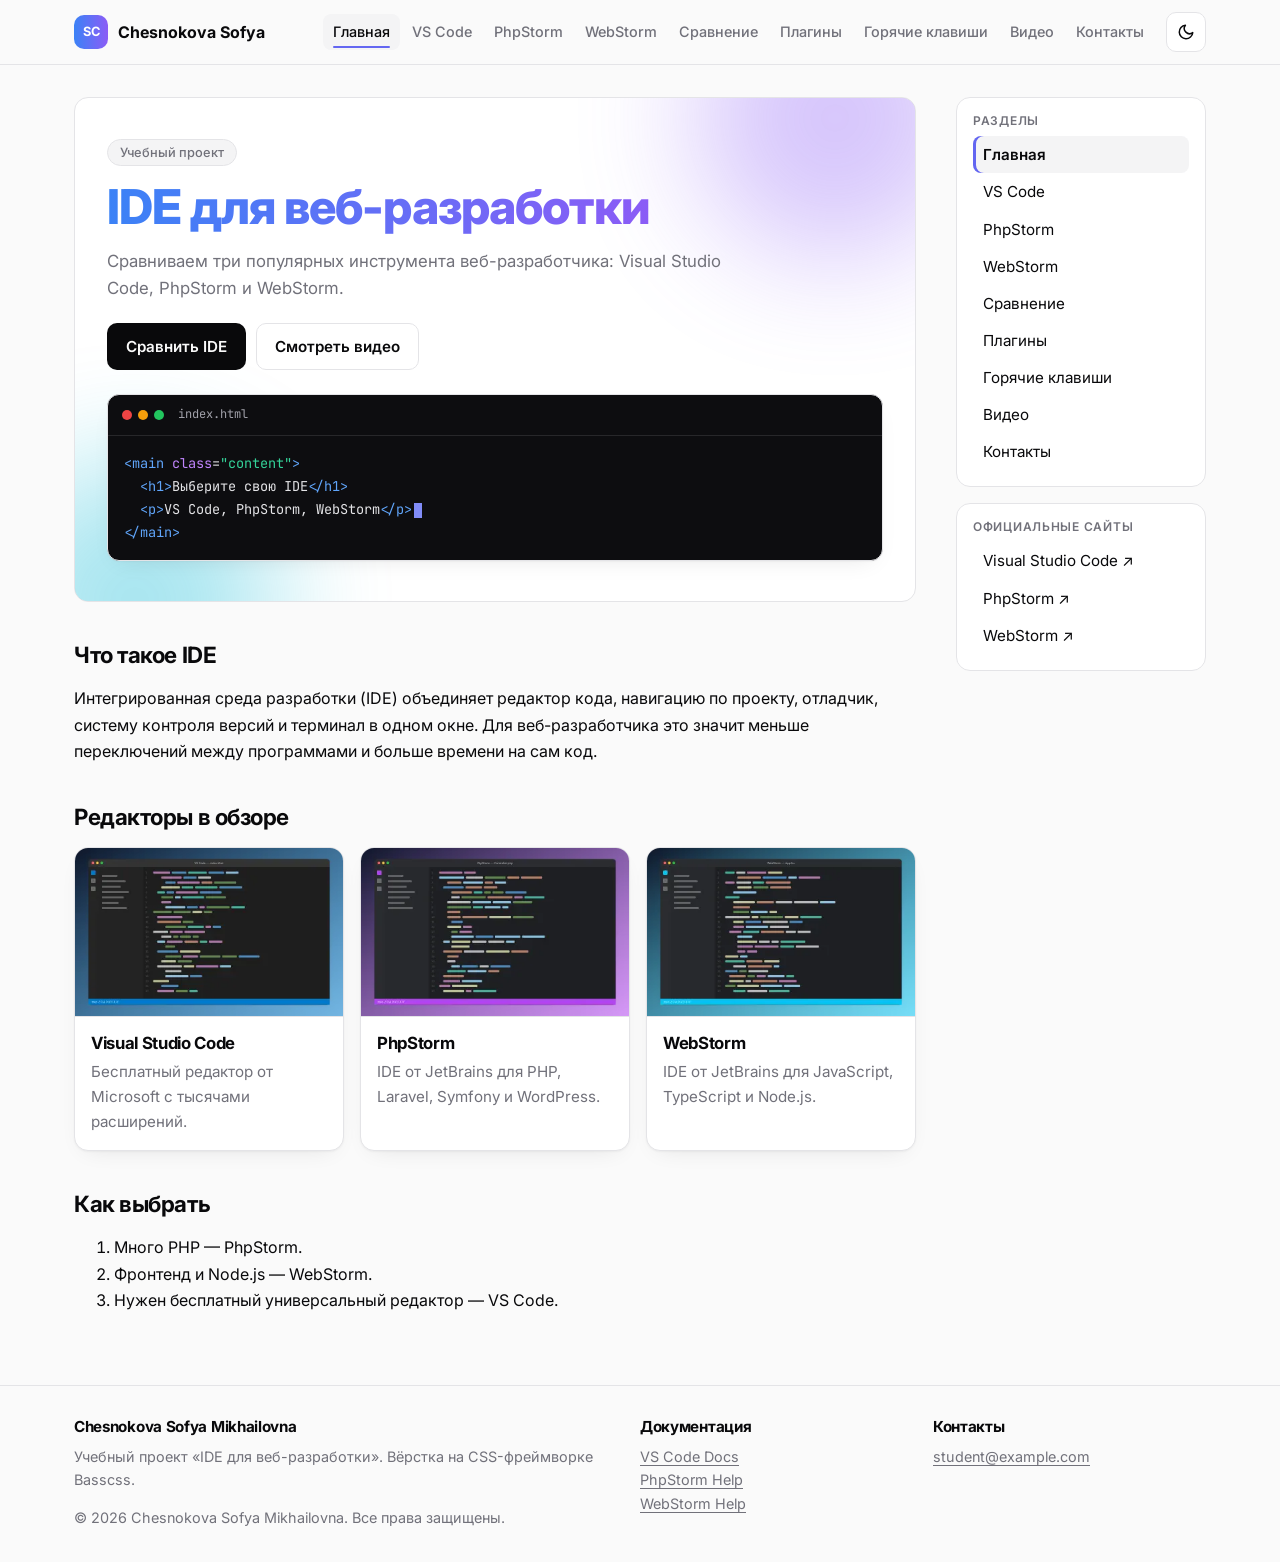
<file: index.html>
<!DOCTYPE html>
<html lang="ru">
<head>
  <meta charset="utf-8">
  <meta name="viewport" content="width=device-width, initial-scale=1">
  <title>IDE для веб-разработки — Chesnokova Sofya Mikhailovna</title>
  <meta name="description" content="Обзор IDE для веб-разработки: Visual Studio Code, PhpStorm и WebStorm.">
  <link rel="icon" href="img/favicon.svg" type="image/svg+xml">
  <link rel="preconnect" href="https://fonts.googleapis.com">
  <link rel="preconnect" href="https://fonts.gstatic.com" crossorigin>
  <link rel="stylesheet" href="https://fonts.googleapis.com/css2?family=Inter:wght@400;500;600;700;800&amp;family=JetBrains+Mono&amp;display=optional">
  <link rel="stylesheet" href="css/basscss.min.css">
  <link rel="stylesheet" href="css/style.min.css">
  <script src="js/theme.min.js"></script>
</head>
<body>
  <header class="header">
    <div class="container header__inner flex flex-wrap items-center">
      <a class="logo" href="index.html">
        <span class="logo__mark" aria-hidden="true">SC</span>
        <span>Chesnokova Sofya</span>
      </a>
      <button class="theme-toggle" type="button" aria-label="Сменить тему" title="Сменить тему">
        <svg class="theme-toggle__moon" width="18" height="18" viewBox="0 0 24 24" fill="none" stroke="currentColor" stroke-width="2" stroke-linecap="round" stroke-linejoin="round" aria-hidden="true"><path d="M21 12.8A9 9 0 1 1 11.2 3a7 7 0 0 0 9.8 9.8z"/></svg>
        <svg class="theme-toggle__sun" width="18" height="18" viewBox="0 0 24 24" fill="none" stroke="currentColor" stroke-width="2" stroke-linecap="round" stroke-linejoin="round" aria-hidden="true"><circle cx="12" cy="12" r="4"/><path d="M12 2v2M12 20v2M4.9 4.9l1.4 1.4M17.7 17.7l1.4 1.4M2 12h2M20 12h2M4.9 19.1l1.4-1.4M17.7 6.3l1.4-1.4"/></svg>
      </button>
      <input class="nav-toggle" id="nav-toggle" type="checkbox">
      <label class="burger" for="nav-toggle">
        <span class="burger__line"></span>
        <span class="burger__line"></span>
        <span class="burger__line"></span>
        <span class="visually-hidden">Меню</span>
      </label>
      <nav class="nav" aria-label="Основное меню">
        <ul class="nav__list">
          <li><a class="nav__link" href="index.html" aria-current="page">Главная</a></li>
          <li><a class="nav__link" href="vscode.html">VS Code</a></li>
          <li><a class="nav__link" href="phpstorm.html">PhpStorm</a></li>
          <li><a class="nav__link" href="webstorm.html">WebStorm</a></li>
          <li><a class="nav__link" href="compare.html">Сравнение</a></li>
          <li><a class="nav__link" href="extensions.html">Плагины</a></li>
          <li><a class="nav__link" href="shortcuts.html">Горячие клавиши</a></li>
          <li><a class="nav__link" href="video.html">Видео</a></li>
          <li><a class="nav__link" href="contacts.html">Контакты</a></li>
        </ul>
      </nav>
    </div>
  </header>

  <div class="container layout">
    <main class="content">
      <section class="intro">
        <span class="intro__badge">Учебный проект</span>
        <h1 class="intro__title"><span class="gradient-text">IDE для веб-разработки</span></h1>
        <p class="intro__lead">Сравниваем три популярных инструмента веб-разработчика: Visual Studio Code, PhpStorm и WebStorm.</p>
        <div class="intro__actions flex flex-wrap">
          <a class="button" href="compare.html">Сравнить IDE</a>
          <a class="button button--ghost" href="video.html">Смотреть видео</a>
        </div>
        <div class="code-window" aria-hidden="true">
          <div class="code-window__bar">
            <span class="code-window__dot"></span>
            <span class="code-window__dot"></span>
            <span class="code-window__dot"></span>
            index.html
          </div>
          <pre class="code-window__code"><span class="code-window__tag">&lt;main</span> <span class="code-window__attr">class</span>=<span class="code-window__str">"content"</span><span class="code-window__tag">&gt;</span>
  <span class="code-window__tag">&lt;h1&gt;</span>Выберите свою IDE<span class="code-window__tag">&lt;/h1&gt;</span>
  <span class="code-window__tag">&lt;p&gt;</span>VS Code, PhpStorm, WebStorm<span class="code-window__tag">&lt;/p&gt;</span><span class="code-window__caret"></span>
<span class="code-window__tag">&lt;/main&gt;</span></pre>
        </div>
      </section>

      <h2>Что такое IDE</h2>
      <p>Интегрированная среда разработки (IDE) объединяет редактор кода, навигацию по проекту, отладчик, систему контроля версий и терминал в одном окне. Для веб-разработчика это значит меньше переключений между программами и больше времени на сам код.</p>

      <h2>Редакторы в обзоре</h2>
      <ul class="cards cards--3">
        <li class="card">
          <div class="card__image">
            <picture>
            <source type="image/webp" srcset="img/vscode-400.webp 400w, img/vscode-800.webp 800w, img/vscode-1200.webp 1200w" sizes="(min-width: 992px) 270px, (min-width: 768px) 35vw, 100vw">
            <img src="img/vscode-800.jpg" srcset="img/vscode-400.jpg 400w, img/vscode-800.jpg 800w, img/vscode-1200.jpg 1200w" sizes="(min-width: 992px) 270px, (min-width: 768px) 35vw, 100vw" width="800" height="500" alt="Окно редактора Visual Studio Code" title="Visual Studio Code" loading="lazy">
          </picture>
          </div>
          <div class="card__body">
            <h3 class="card__title"><a class="card__link" href="vscode.html">Visual Studio Code</a></h3>
            <p class="card__text">Бесплатный редактор от Microsoft с тысячами расширений.</p>
          </div>
        </li>
        <li class="card">
          <div class="card__image">
            <picture>
            <source type="image/webp" srcset="img/phpstorm-400.webp 400w, img/phpstorm-800.webp 800w, img/phpstorm-1200.webp 1200w" sizes="(min-width: 992px) 270px, (min-width: 768px) 35vw, 100vw">
            <img src="img/phpstorm-800.jpg" srcset="img/phpstorm-400.jpg 400w, img/phpstorm-800.jpg 800w, img/phpstorm-1200.jpg 1200w" sizes="(min-width: 992px) 270px, (min-width: 768px) 35vw, 100vw" width="800" height="500" alt="Окно PhpStorm с PHP-файлом" title="PhpStorm" loading="lazy">
          </picture>
          </div>
          <div class="card__body">
            <h3 class="card__title"><a class="card__link" href="phpstorm.html">PhpStorm</a></h3>
            <p class="card__text">IDE от JetBrains для PHP, Laravel, Symfony и WordPress.</p>
          </div>
        </li>
        <li class="card">
          <div class="card__image">
            <picture>
            <source type="image/webp" srcset="img/webstorm-400.webp 400w, img/webstorm-800.webp 800w, img/webstorm-1200.webp 1200w" sizes="(min-width: 992px) 270px, (min-width: 768px) 35vw, 100vw">
            <img src="img/webstorm-800.jpg" srcset="img/webstorm-400.jpg 400w, img/webstorm-800.jpg 800w, img/webstorm-1200.jpg 1200w" sizes="(min-width: 992px) 270px, (min-width: 768px) 35vw, 100vw" width="800" height="500" alt="Окно WebStorm с React-компонентом" title="WebStorm" loading="lazy">
          </picture>
          </div>
          <div class="card__body">
            <h3 class="card__title"><a class="card__link" href="webstorm.html">WebStorm</a></h3>
            <p class="card__text">IDE от JetBrains для JavaScript, TypeScript и Node.js.</p>
          </div>
        </li>
      </ul>

      <h2>Как выбрать</h2>
      <ol>
        <li>Много PHP — PhpStorm.</li>
        <li>Фронтенд и Node.js — WebStorm.</li>
        <li>Нужен бесплатный универсальный редактор — VS Code.</li>
      </ol>
    </main>

    <aside class="sidebar">
      <nav class="sidebar__block" aria-label="Разделы сайта">
        <h2 class="sidebar__title">Разделы</h2>
        <ul class="sidebar__list">
          <li><a class="sidebar__link" href="index.html" aria-current="page">Главная</a></li>
          <li><a class="sidebar__link" href="vscode.html">VS Code</a></li>
          <li><a class="sidebar__link" href="phpstorm.html">PhpStorm</a></li>
          <li><a class="sidebar__link" href="webstorm.html">WebStorm</a></li>
          <li><a class="sidebar__link" href="compare.html">Сравнение</a></li>
          <li><a class="sidebar__link" href="extensions.html">Плагины</a></li>
          <li><a class="sidebar__link" href="shortcuts.html">Горячие клавиши</a></li>
          <li><a class="sidebar__link" href="video.html">Видео</a></li>
          <li><a class="sidebar__link" href="contacts.html">Контакты</a></li>
        </ul>
      </nav>
      <section class="sidebar__block">
        <h2 class="sidebar__title">Официальные сайты</h2>
        <ul class="sidebar__list">
          <li><a class="sidebar__link" href="https://code.visualstudio.com/" target="_blank" rel="noopener">Visual Studio Code ↗</a></li>
          <li><a class="sidebar__link" href="https://www.jetbrains.com/phpstorm/" target="_blank" rel="noopener">PhpStorm ↗</a></li>
          <li><a class="sidebar__link" href="https://www.jetbrains.com/webstorm/" target="_blank" rel="noopener">WebStorm ↗</a></li>
        </ul>
      </section>
    </aside>
  </div>

  <footer class="footer">
    <div class="container footer__grid">
      <div>
        <h2 class="footer__title">Chesnokova Sofya Mikhailovna</h2>
        <p class="m0">Учебный проект «IDE для веб-разработки». Вёрстка на CSS-фреймворке Basscss.</p>
        <p class="mb0">&copy; 2026 Chesnokova Sofya Mikhailovna. Все права защищены.</p>
      </div>
      <div>
        <h2 class="footer__title">Документация</h2>
        <ul class="footer__list">
          <li><a href="https://code.visualstudio.com/docs" target="_blank" rel="noopener">VS Code Docs</a></li>
          <li><a href="https://www.jetbrains.com/help/phpstorm/" target="_blank" rel="noopener">PhpStorm Help</a></li>
          <li><a href="https://www.jetbrains.com/help/webstorm/" target="_blank" rel="noopener">WebStorm Help</a></li>
        </ul>
      </div>
      <div>
        <h2 class="footer__title">Контакты</h2>
        <ul class="footer__list">
          <li><a href="mailto:student@example.com">student@example.com</a></li>
        </ul>
      </div>
    </div>
  </footer>
</body>
</html>
</file>
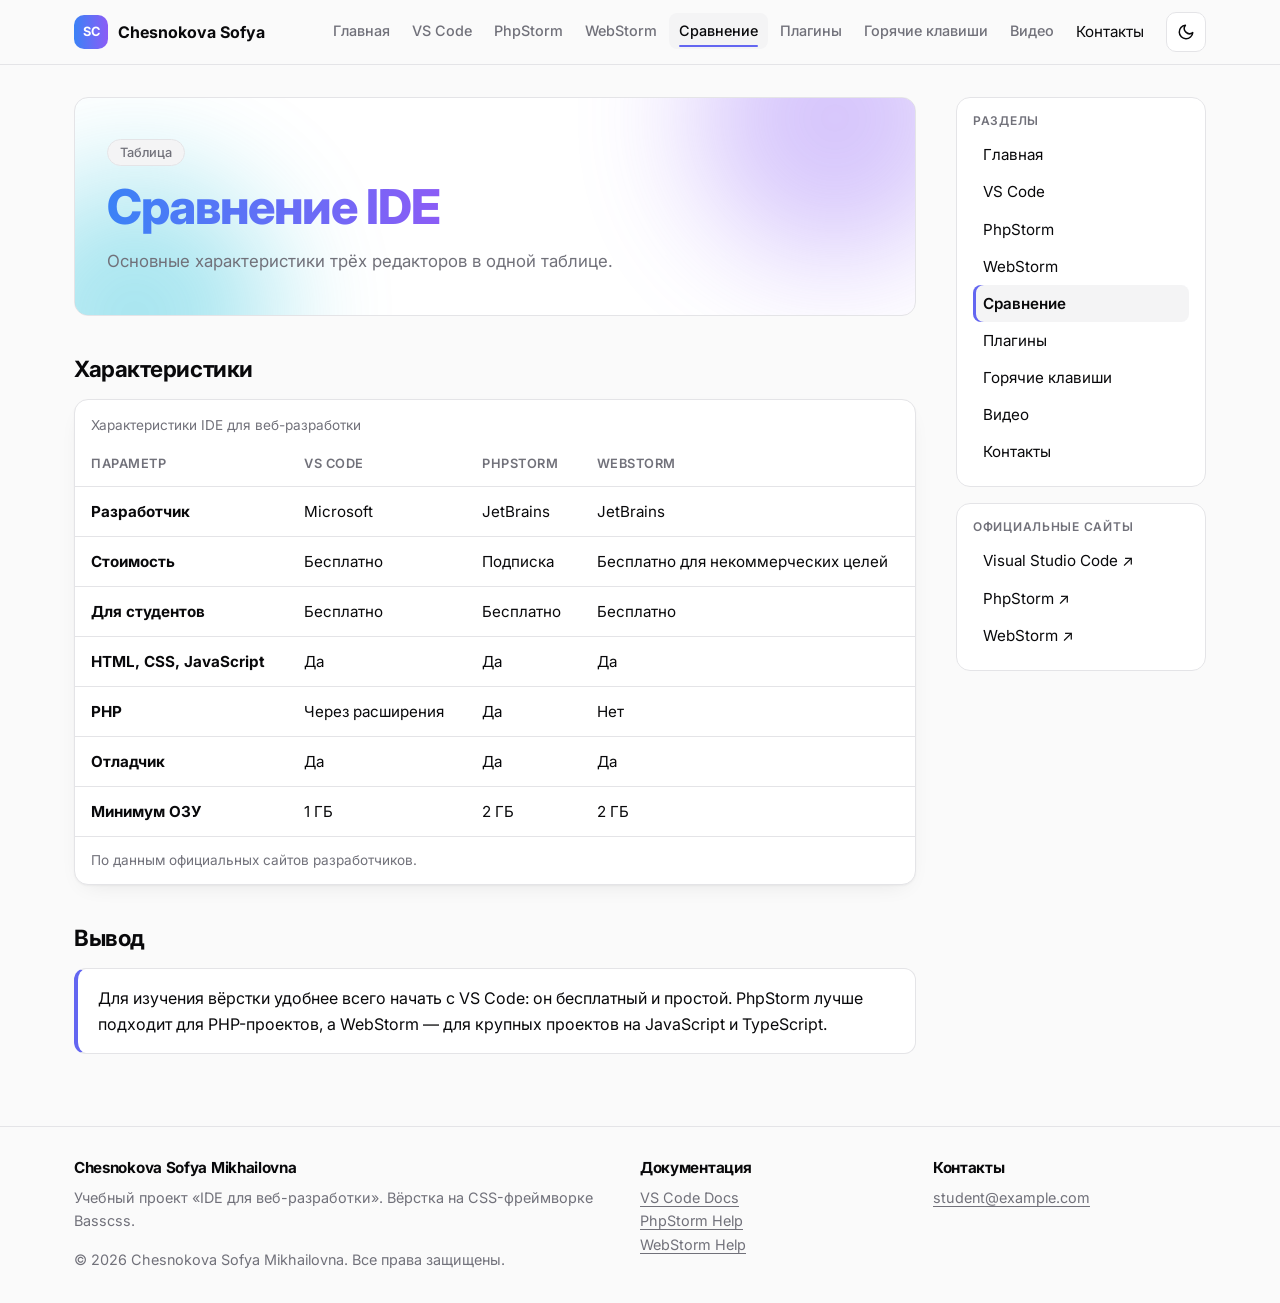
<file: compare.html>
<!DOCTYPE html>
<html lang="ru">
<head>
  <meta charset="utf-8">
  <meta name="viewport" content="width=device-width, initial-scale=1">
  <title>Сравнение IDE — Chesnokova Sofya Mikhailovna</title>
  <meta name="description" content="Сравнительная таблица VS Code, PhpStorm и WebStorm.">
  <link rel="icon" href="img/favicon.svg" type="image/svg+xml">
  <link rel="preconnect" href="https://fonts.googleapis.com">
  <link rel="preconnect" href="https://fonts.gstatic.com" crossorigin>
  <link rel="stylesheet" href="https://fonts.googleapis.com/css2?family=Inter:wght@400;500;600;700;800&amp;family=JetBrains+Mono&amp;display=optional">
  <link rel="stylesheet" href="css/basscss.min.css">
  <link rel="stylesheet" href="css/style.min.css">
  <script src="js/theme.min.js"></script>
</head>
<body>
  <header class="header">
    <div class="container header__inner flex flex-wrap items-center">
      <a class="logo" href="index.html">
        <span class="logo__mark" aria-hidden="true">SC</span>
        <span>Chesnokova Sofya</span>
      </a>
      <button class="theme-toggle" type="button" aria-label="Сменить тему" title="Сменить тему">
        <svg class="theme-toggle__moon" width="18" height="18" viewBox="0 0 24 24" fill="none" stroke="currentColor" stroke-width="2" stroke-linecap="round" stroke-linejoin="round" aria-hidden="true"><path d="M21 12.8A9 9 0 1 1 11.2 3a7 7 0 0 0 9.8 9.8z"/></svg>
        <svg class="theme-toggle__sun" width="18" height="18" viewBox="0 0 24 24" fill="none" stroke="currentColor" stroke-width="2" stroke-linecap="round" stroke-linejoin="round" aria-hidden="true"><circle cx="12" cy="12" r="4"/><path d="M12 2v2M12 20v2M4.9 4.9l1.4 1.4M17.7 17.7l1.4 1.4M2 12h2M20 12h2M4.9 19.1l1.4-1.4M17.7 6.3l1.4-1.4"/></svg>
      </button>
      <input class="nav-toggle" id="nav-toggle" type="checkbox">
      <label class="burger" for="nav-toggle">
        <span class="burger__line"></span>
        <span class="burger__line"></span>
        <span class="burger__line"></span>
        <span class="visually-hidden">Меню</span>
      </label>
      <nav class="nav" aria-label="Основное меню">
        <ul class="nav__list">
          <li><a class="nav__link" href="index.html">Главная</a></li>
          <li><a class="nav__link" href="vscode.html">VS Code</a></li>
          <li><a class="nav__link" href="phpstorm.html">PhpStorm</a></li>
          <li><a class="nav__link" href="webstorm.html">WebStorm</a></li>
          <li><a class="nav__link" href="compare.html" aria-current="page">Сравнение</a></li>
          <li><a class="nav__link" href="extensions.html">Плагины</a></li>
          <li><a class="nav__link" href="shortcuts.html">Горячие клавиши</a></li>
          <li><a class="nav__link" href="video.html">Видео</a></li>
          <li><a class="sidebar__link" href="contacts.html">Контакты</a></li>
        </ul>
      </nav>
    </div>
  </header>

  <div class="container layout">
    <main class="content">
      <section class="intro">
        <span class="intro__badge">Таблица</span>
        <h1 class="intro__title"><span class="gradient-text">Сравнение IDE</span></h1>
        <p class="intro__lead">Основные характеристики трёх редакторов в одной таблице.</p>
      </section>

      <h2>Характеристики</h2>
      <div class="table-wrap">
        <table class="table">
          <caption>Характеристики IDE для веб-разработки</caption>
          <thead>
            <tr>
              <th scope="col">Параметр</th>
              <th scope="col">VS Code</th>
              <th scope="col">PhpStorm</th>
              <th scope="col">WebStorm</th>
            </tr>
          </thead>
          <tbody>
            <tr><th scope="row">Разработчик</th><td>Microsoft</td><td>JetBrains</td><td>JetBrains</td></tr>
            <tr><th scope="row">Стоимость</th><td>Бесплатно</td><td>Подписка</td><td>Бесплатно для некоммерческих целей</td></tr>
            <tr><th scope="row">Для студентов</th><td>Бесплатно</td><td>Бесплатно</td><td>Бесплатно</td></tr>
            <tr><th scope="row">HTML, CSS, JavaScript</th><td>Да</td><td>Да</td><td>Да</td></tr>
            <tr><th scope="row">PHP</th><td>Через расширения</td><td>Да</td><td>Нет</td></tr>
            <tr><th scope="row">Отладчик</th><td>Да</td><td>Да</td><td>Да</td></tr>
            <tr><th scope="row">Минимум ОЗУ</th><td>1 ГБ</td><td>2 ГБ</td><td>2 ГБ</td></tr>
          </tbody>
          <tfoot>
            <tr><td colspan="4">По данным официальных сайтов разработчиков.</td></tr>
          </tfoot>
        </table>
      </div>

      <h2>Вывод</h2>
      <p class="callout">Для изучения вёрстки удобнее всего начать с VS Code: он бесплатный и простой. PhpStorm лучше подходит для PHP-проектов, а WebStorm — для крупных проектов на JavaScript и TypeScript.</p>
    </main>

    <aside class="sidebar">
      <nav class="sidebar__block" aria-label="Разделы сайта">
        <h2 class="sidebar__title">Разделы</h2>
        <ul class="sidebar__list">
          <li><a class="sidebar__link" href="index.html">Главная</a></li>
          <li><a class="sidebar__link" href="vscode.html">VS Code</a></li>
          <li><a class="sidebar__link" href="phpstorm.html">PhpStorm</a></li>
          <li><a class="sidebar__link" href="webstorm.html">WebStorm</a></li>
          <li><a class="sidebar__link" href="compare.html" aria-current="page">Сравнение</a></li>
          <li><a class="sidebar__link" href="extensions.html">Плагины</a></li>
          <li><a class="sidebar__link" href="shortcuts.html">Горячие клавиши</a></li>
          <li><a class="sidebar__link" href="video.html">Видео</a></li>
          <li><a class="sidebar__link" href="contacts.html">Контакты</a></li>
        </ul>
      </nav>
      <section class="sidebar__block">
        <h2 class="sidebar__title">Официальные сайты</h2>
        <ul class="sidebar__list">
          <li><a class="sidebar__link" href="https://code.visualstudio.com/" target="_blank" rel="noopener">Visual Studio Code ↗</a></li>
          <li><a class="sidebar__link" href="https://www.jetbrains.com/phpstorm/" target="_blank" rel="noopener">PhpStorm ↗</a></li>
          <li><a class="sidebar__link" href="https://www.jetbrains.com/webstorm/" target="_blank" rel="noopener">WebStorm ↗</a></li>
        </ul>
      </section>
    </aside>
  </div>

  <footer class="footer">
    <div class="container footer__grid">
      <div>
        <h2 class="footer__title">Chesnokova Sofya Mikhailovna</h2>
        <p class="m0">Учебный проект «IDE для веб-разработки». Вёрстка на CSS-фреймворке Basscss.</p>
        <p class="mb0">&copy; 2026 Chesnokova Sofya Mikhailovna. Все права защищены.</p>
      </div>
      <div>
        <h2 class="footer__title">Документация</h2>
        <ul class="footer__list">
          <li><a href="https://code.visualstudio.com/docs" target="_blank" rel="noopener">VS Code Docs</a></li>
          <li><a href="https://www.jetbrains.com/help/phpstorm/" target="_blank" rel="noopener">PhpStorm Help</a></li>
          <li><a href="https://www.jetbrains.com/help/webstorm/" target="_blank" rel="noopener">WebStorm Help</a></li>
        </ul>
      </div>
      <div>
        <h2 class="footer__title">Контакты</h2>
        <ul class="footer__list">
          <li><a href="mailto:student@example.com">student@example.com</a></li>
        </ul>
      </div>
    </div>
  </footer>
</body>
</html>
</file>
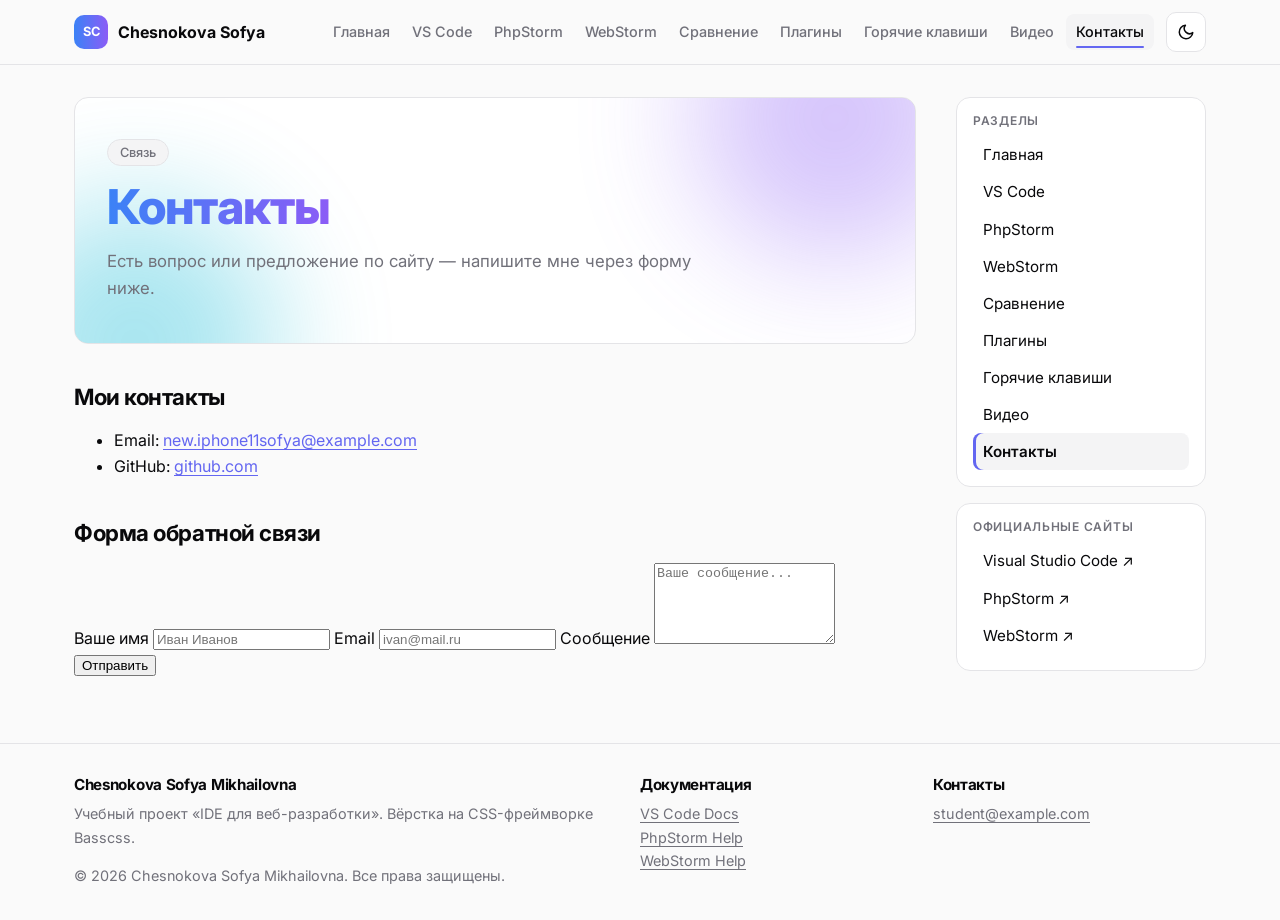
<file: contacts.html>
<!DOCTYPE html>
<html lang="ru">
<head>
  <meta charset="utf-8">
  <meta name="viewport" content="width=device-width, initial-scale=1">
  <title>Контакты - Chesnokova Sofya Mikhailovna</title>
  <meta name="description" content="Контакты и форма обратной связи сайта об IDE для веб-разработки.">
  <link rel="icon" href="img/favicon.svg" type="image/svg+xml">
  <link rel="preconnect" href="https://fonts.googleapis.com">
  <link rel="preconnect" href="https://fonts.gstatic.com" crossorigin>
  <link rel="stylesheet" href="https://fonts.googleapis.com/css2?family=Inter:wght@400;500;600;700;800&amp;family=JetBrains+Mono&amp;display=optional">
  <link rel="stylesheet" href="css/basscss.min.css">
  <link rel="stylesheet" href="css/style.min.css">
  <script src="js/theme.min.js"></script>
</head>
<body>
  <header class="header">
    <div class="container header__inner flex flex-wrap items-center">
      <a class="logo" href="index.html">
        <span class="logo__mark" aria-hidden="true">SC</span>
        <span>Chesnokova Sofya</span>
      </a>
      <button class="theme-toggle" type="button" aria-label="Сменить тему" title="Сменить тему">
        <svg class="theme-toggle__moon" width="18" height="18" viewBox="0 0 24 24" fill="none" stroke="currentColor" stroke-width="2" stroke-linecap="round" stroke-linejoin="round" aria-hidden="true"><path d="M21 12.8A9 9 0 1 1 11.2 3a7 7 0 0 0 9.8 9.8z"/></svg>
        <svg class="theme-toggle__sun" width="18" height="18" viewBox="0 0 24 24" fill="none" stroke="currentColor" stroke-width="2" stroke-linecap="round" stroke-linejoin="round" aria-hidden="true"><circle cx="12" cy="12" r="4"/><path d="M12 2v2M12 20v2M4.9 4.9l1.4 1.4M17.7 17.7l1.4 1.4M2 12h2M20 12h2M4.9 19.1l1.4-1.4M17.7 6.3l1.4-1.4"/></svg>
      </button>
      <input class="nav-toggle" id="nav-toggle" type="checkbox">
      <label class="burger" for="nav-toggle">
        <span class="burger__line"></span>
        <span class="burger__line"></span>
        <span class="burger__line"></span>
        <span class="visually-hidden">Меню</span>
      </label>
      <nav class="nav" aria-label="Основное меню">
        <ul class="nav__list">
          <li><a class="nav__link" href="index.html">Главная</a></li>
          <li><a class="nav__link" href="vscode.html">VS Code</a></li>
          <li><a class="nav__link" href="phpstorm.html">PhpStorm</a></li>
          <li><a class="nav__link" href="webstorm.html">WebStorm</a></li>
          <li><a class="nav__link" href="compare.html">Сравнение</a></li>
          <li><a class="nav__link" href="extensions.html">Плагины</a></li>
          <li><a class="nav__link" href="shortcuts.html">Горячие клавиши</a></li>
          <li><a class="nav__link" href="video.html">Видео</a></li>
          <li><a class="nav__link" href="contacts.html" aria-current="page">Контакты</a></li>
        </ul>
      </nav>
    </div>
  </header>

  <div class="container layout">
    <main class="content">
      <section class="intro">
        <span class="intro__badge">Связь</span>
        <h1 class="intro__title"><span class="gradient-text">Контакты</span></h1>
        <p class="intro__lead">Есть вопрос или предложение по сайту — напишите мне через форму ниже.</p>
      </section>

      <h2>Мои контакты</h2>
      <ul>
        <li>Email: <a href="mailto:studet@example.com">new.iphone11sofya@example.com</a></li>
        <li>GitHub: <a href="https://github.com/" target="_blank" rel="noopener">github.com</a></li>
      </ul>

      <h2>Форма обратной связи</h2>
      <form action="#" method="post">
        <label for="name">Ваше имя</label>
        <input type="text" id="name" name="name" placeholder="Иван Иванов" required>

        <label for="email">Email</label>
        <input type="email" id="email" name="email" placeholder="ivan@mail.ru" required>

        <label for="message">Сообщение</label>
        <textarea id="message" name="message" rows="5" placeholder="Ваше сообщение..." required></textarea>

        <button type="submit">Отправить</button>
      </form>
    </main>

    <aside class="sidebar">
      <nav class="sidebar__block" aria-label="Разделы сайта">
        <h2 class="sidebar__title">Разделы</h2>
        <ul class="sidebar__list">
          <li><a class="sidebar__link" href="index.html">Главная</a></li>
          <li><a class="sidebar__link" href="vscode.html">VS Code</a></li>
          <li><a class="sidebar__link" href="phpstorm.html">PhpStorm</a></li>
          <li><a class="sidebar__link" href="webstorm.html">WebStorm</a></li>
          <li><a class="sidebar__link" href="compare.html">Сравнение</a></li>
          <li><a class="sidebar__link" href="extensions.html">Плагины</a></li>
          <li><a class="sidebar__link" href="shortcuts.html">Горячие клавиши</a></li>
          <li><a class="sidebar__link" href="video.html">Видео</a></li>
          <li><a class="sidebar__link" href="contacts.html" aria-current="page">Контакты</a></li>
        </ul>
      </nav>
      <section class="sidebar__block">
        <h2 class="sidebar__title">Официальные сайты</h2>
        <ul class="sidebar__list">
          <li><a class="sidebar__link" href="https://code.visualstudio.com/" target="_blank" rel="noopener">Visual Studio Code ↗</a></li>
          <li><a class="sidebar__link" href="https://www.jetbrains.com/phpstorm/" target="_blank" rel="noopener">PhpStorm ↗</a></li>
          <li><a class="sidebar__link" href="https://www.jetbrains.com/webstorm/" target="_blank" rel="noopener">WebStorm ↗</a></li>
        </ul>
      </section>
    </aside>
  </div>

  <footer class="footer">
    <div class="container footer__grid">
      <div>
        <h2 class="footer__title">Chesnokova Sofya Mikhailovna</h2>
        <p class="m0">Учебный проект «IDE для веб-разработки». Вёрстка на CSS-фреймворке Basscss.</p>
        <p class="mb0">&copy; 2026 Chesnokova Sofya Mikhailovna. Все права защищены.</p>
      </div>
      <div>
        <h2 class="footer__title">Документация</h2>
        <ul class="footer__list">
          <li><a href="https://code.visualstudio.com/docs" target="_blank" rel="noopener">VS Code Docs</a></li>
          <li><a href="https://www.jetbrains.com/help/phpstorm/" target="_blank" rel="noopener">PhpStorm Help</a></li>
          <li><a href="https://www.jetbrains.com/help/webstorm/" target="_blank" rel="noopener">WebStorm Help</a></li>
        </ul>
      </div>
      <div>
        <h2 class="footer__title">Контакты</h2>
        <ul class="footer__list">
          <li><a href="mailto:student@example.com">student@example.com</a></li>
        </ul>
      </div>
    </div>
  </footer>
</body>
</html>
</file>
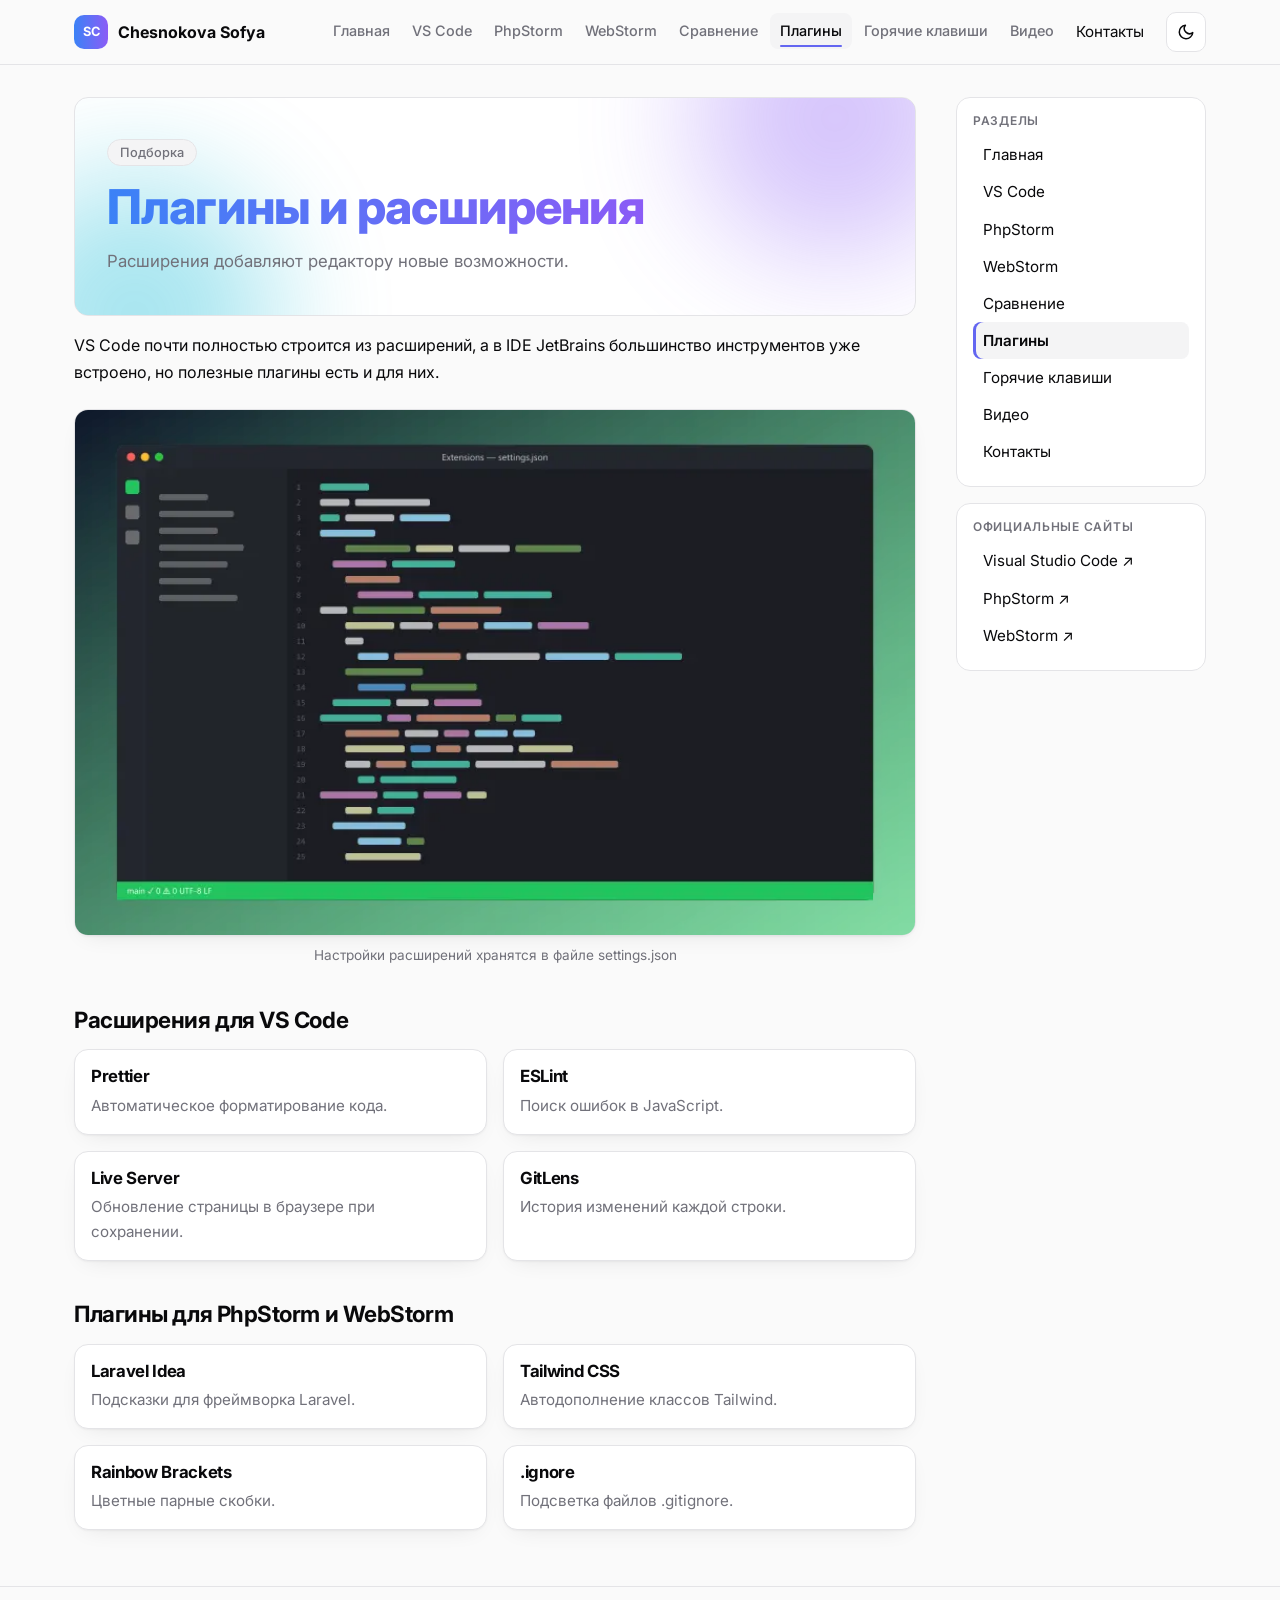
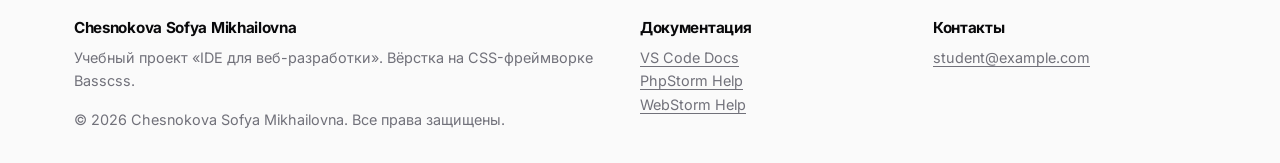
<file: extensions.html>
<!DOCTYPE html>
<html lang="ru">
<head>
  <meta charset="utf-8">
  <meta name="viewport" content="width=device-width, initial-scale=1">
  <title>Плагины и расширения — Chesnokova Sofya Mikhailovna</title>
  <meta name="description" content="Полезные расширения VS Code и плагины для PhpStorm и WebStorm.">
  <link rel="icon" href="img/favicon.svg" type="image/svg+xml">
  <link rel="preconnect" href="https://fonts.googleapis.com">
  <link rel="preconnect" href="https://fonts.gstatic.com" crossorigin>
  <link rel="stylesheet" href="https://fonts.googleapis.com/css2?family=Inter:wght@400;500;600;700;800&amp;family=JetBrains+Mono&amp;display=optional">
  <link rel="stylesheet" href="css/basscss.min.css">
  <link rel="stylesheet" href="css/style.min.css">
  <script src="js/theme.min.js"></script>
</head>
<body>
  <header class="header">
    <div class="container header__inner flex flex-wrap items-center">
      <a class="logo" href="index.html">
        <span class="logo__mark" aria-hidden="true">SC</span>
        <span>Chesnokova Sofya</span>
      </a>
      <button class="theme-toggle" type="button" aria-label="Сменить тему" title="Сменить тему">
        <svg class="theme-toggle__moon" width="18" height="18" viewBox="0 0 24 24" fill="none" stroke="currentColor" stroke-width="2" stroke-linecap="round" stroke-linejoin="round" aria-hidden="true"><path d="M21 12.8A9 9 0 1 1 11.2 3a7 7 0 0 0 9.8 9.8z"/></svg>
        <svg class="theme-toggle__sun" width="18" height="18" viewBox="0 0 24 24" fill="none" stroke="currentColor" stroke-width="2" stroke-linecap="round" stroke-linejoin="round" aria-hidden="true"><circle cx="12" cy="12" r="4"/><path d="M12 2v2M12 20v2M4.9 4.9l1.4 1.4M17.7 17.7l1.4 1.4M2 12h2M20 12h2M4.9 19.1l1.4-1.4M17.7 6.3l1.4-1.4"/></svg>
      </button>
      <input class="nav-toggle" id="nav-toggle" type="checkbox">
      <label class="burger" for="nav-toggle">
        <span class="burger__line"></span>
        <span class="burger__line"></span>
        <span class="burger__line"></span>
        <span class="visually-hidden">Меню</span>
      </label>
      <nav class="nav" aria-label="Основное меню">
        <ul class="nav__list">
          <li><a class="nav__link" href="index.html">Главная</a></li>
          <li><a class="nav__link" href="vscode.html">VS Code</a></li>
          <li><a class="nav__link" href="phpstorm.html">PhpStorm</a></li>
          <li><a class="nav__link" href="webstorm.html">WebStorm</a></li>
          <li><a class="nav__link" href="compare.html">Сравнение</a></li>
          <li><a class="nav__link" href="extensions.html" aria-current="page">Плагины</a></li>
          <li><a class="nav__link" href="shortcuts.html">Горячие клавиши</a></li>
          <li><a class="nav__link" href="video.html">Видео</a></li>
          <li><a class="sidebar__link" href="contacts.html">Контакты</a></li>
        </ul>
      </nav>
    </div>
  </header>

  <div class="container layout">
    <main class="content">
      <section class="intro">
        <span class="intro__badge">Подборка</span>
        <h1 class="intro__title"><span class="gradient-text">Плагины и расширения</span></h1>
        <p class="intro__lead">Расширения добавляют редактору новые возможности.</p>
      </section>

      <p>VS Code почти полностью строится из расширений, а в IDE JetBrains большинство инструментов уже встроено, но полезные плагины есть и для них.</p>
      <figure class="figure">
        <picture>
            <source type="image/webp" srcset="img/plugins-400.webp 400w, img/plugins-800.webp 800w, img/plugins-1200.webp 1200w" sizes="(min-width: 992px) 800px, (min-width: 768px) 65vw, 100vw">
            <img src="img/plugins-800.jpg" srcset="img/plugins-400.jpg 400w, img/plugins-800.jpg 800w, img/plugins-1200.jpg 1200w" sizes="(min-width: 992px) 800px, (min-width: 768px) 65vw, 100vw" width="800" height="500" alt="Файл настроек settings.json с параметрами расширений" title="Настройки расширений хранятся в файле settings.json" loading="lazy">
          </picture>
        <figcaption class="figure__caption">Настройки расширений хранятся в файле settings.json</figcaption>
      </figure>

      <h2>Расширения для VS Code</h2>
      <ul class="cards">
        <li class="card">
          <div class="card__body">
            <h3 class="card__title">Prettier</h3>
            <p class="card__text">Автоматическое форматирование кода.</p>
          </div>
        </li>
        <li class="card">
          <div class="card__body">
            <h3 class="card__title">ESLint</h3>
            <p class="card__text">Поиск ошибок в JavaScript.</p>
          </div>
        </li>
        <li class="card">
          <div class="card__body">
            <h3 class="card__title">Live Server</h3>
            <p class="card__text">Обновление страницы в браузере при сохранении.</p>
          </div>
        </li>
        <li class="card">
          <div class="card__body">
            <h3 class="card__title">GitLens</h3>
            <p class="card__text">История изменений каждой строки.</p>
          </div>
        </li>
      </ul>

      <h2>Плагины для PhpStorm и WebStorm</h2>
      <ul class="cards">
        <li class="card">
          <div class="card__body">
            <h3 class="card__title">Laravel Idea</h3>
            <p class="card__text">Подсказки для фреймворка Laravel.</p>
          </div>
        </li>
        <li class="card">
          <div class="card__body">
            <h3 class="card__title">Tailwind CSS</h3>
            <p class="card__text">Автодополнение классов Tailwind.</p>
          </div>
        </li>
        <li class="card">
          <div class="card__body">
            <h3 class="card__title">Rainbow Brackets</h3>
            <p class="card__text">Цветные парные скобки.</p>
          </div>
        </li>
        <li class="card">
          <div class="card__body">
            <h3 class="card__title">.ignore</h3>
            <p class="card__text">Подсветка файлов .gitignore.</p>
          </div>
        </li>
      </ul>
    </main>

    <aside class="sidebar">
      <nav class="sidebar__block" aria-label="Разделы сайта">
        <h2 class="sidebar__title">Разделы</h2>
        <ul class="sidebar__list">
          <li><a class="sidebar__link" href="index.html">Главная</a></li>
          <li><a class="sidebar__link" href="vscode.html">VS Code</a></li>
          <li><a class="sidebar__link" href="phpstorm.html">PhpStorm</a></li>
          <li><a class="sidebar__link" href="webstorm.html">WebStorm</a></li>
          <li><a class="sidebar__link" href="compare.html">Сравнение</a></li>
          <li><a class="sidebar__link" href="extensions.html" aria-current="page">Плагины</a></li>
          <li><a class="sidebar__link" href="shortcuts.html">Горячие клавиши</a></li>
          <li><a class="sidebar__link" href="video.html">Видео</a></li>
          <li><a class="sidebar__link" href="contacts.html">Контакты</a></li>
        </ul>
      </nav>
      <section class="sidebar__block">
        <h2 class="sidebar__title">Официальные сайты</h2>
        <ul class="sidebar__list">
          <li><a class="sidebar__link" href="https://code.visualstudio.com/" target="_blank" rel="noopener">Visual Studio Code ↗</a></li>
          <li><a class="sidebar__link" href="https://www.jetbrains.com/phpstorm/" target="_blank" rel="noopener">PhpStorm ↗</a></li>
          <li><a class="sidebar__link" href="https://www.jetbrains.com/webstorm/" target="_blank" rel="noopener">WebStorm ↗</a></li>
        </ul>
      </section>
    </aside>
  </div>

  <footer class="footer">
    <div class="container footer__grid">
      <div>
        <h2 class="footer__title">Chesnokova Sofya Mikhailovna</h2>
        <p class="m0">Учебный проект «IDE для веб-разработки». Вёрстка на CSS-фреймворке Basscss.</p>
        <p class="mb0">&copy; 2026 Chesnokova Sofya Mikhailovna. Все права защищены.</p>
      </div>
      <div>
        <h2 class="footer__title">Документация</h2>
        <ul class="footer__list">
          <li><a href="https://code.visualstudio.com/docs" target="_blank" rel="noopener">VS Code Docs</a></li>
          <li><a href="https://www.jetbrains.com/help/phpstorm/" target="_blank" rel="noopener">PhpStorm Help</a></li>
          <li><a href="https://www.jetbrains.com/help/webstorm/" target="_blank" rel="noopener">WebStorm Help</a></li>
        </ul>
      </div>
      <div>
        <h2 class="footer__title">Контакты</h2>
        <ul class="footer__list">
          <li><a href="mailto:student@example.com">student@example.com</a></li>
        </ul>
      </div>
    </div>
  </footer>
</body>
</html>
</file>
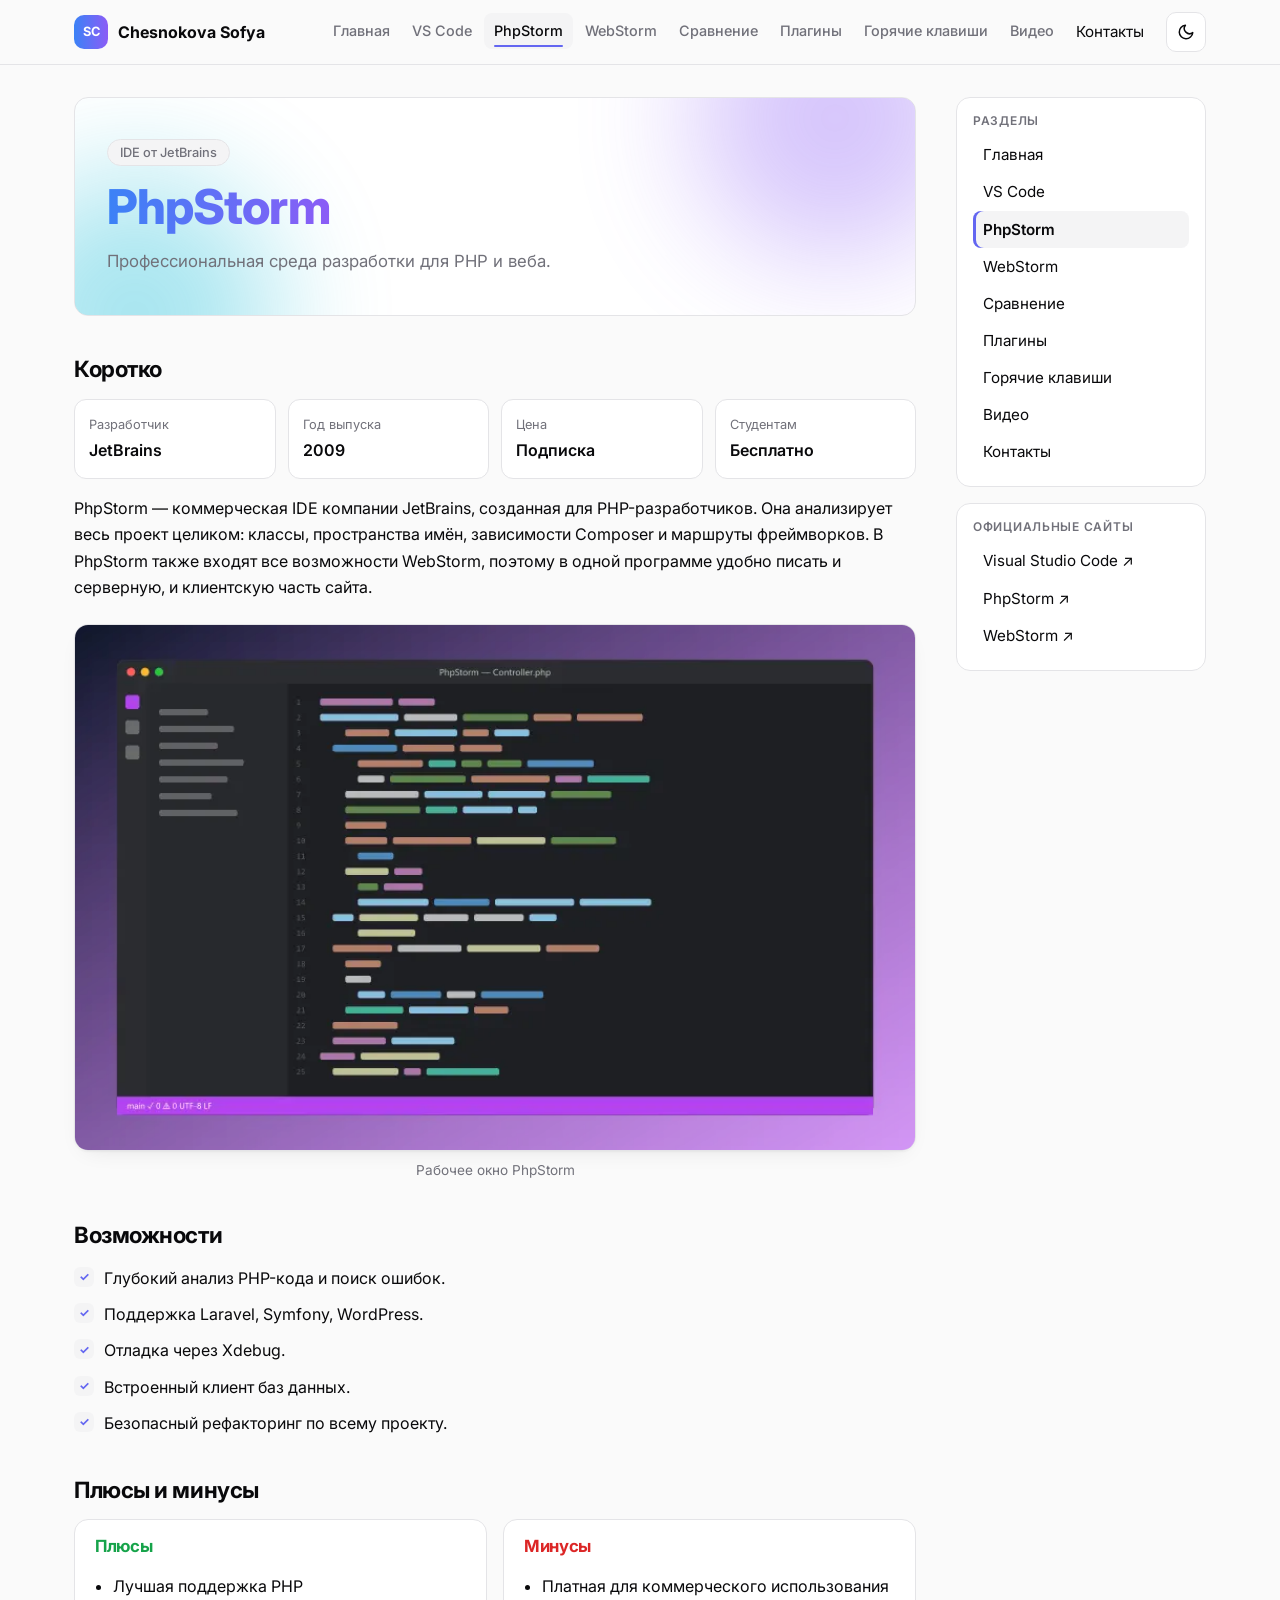
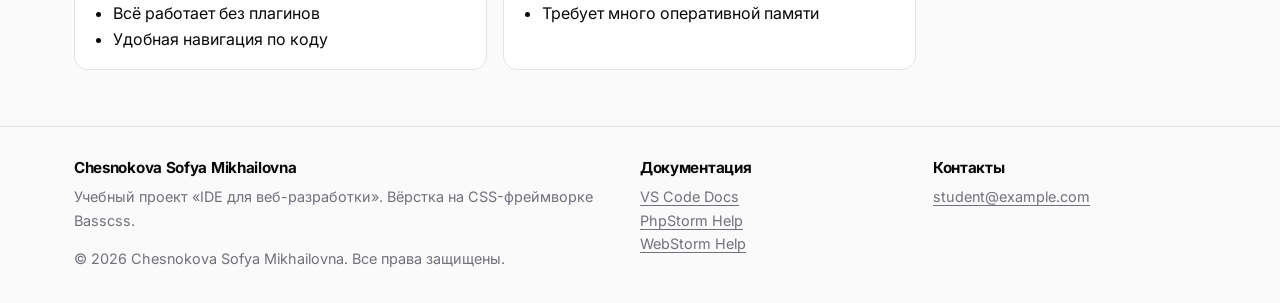
<file: phpstorm.html>
<!DOCTYPE html>
<html lang="ru">
<head>
  <meta charset="utf-8">
  <meta name="viewport" content="width=device-width, initial-scale=1">
  <title>PhpStorm — Chesnokova Sofya Mikhailovna</title>
  <meta name="description" content="PhpStorm: возможности, плюсы и минусы IDE для PHP-разработки.">
  <link rel="icon" href="img/favicon.svg" type="image/svg+xml">
  <link rel="preconnect" href="https://fonts.googleapis.com">
  <link rel="preconnect" href="https://fonts.gstatic.com" crossorigin>
  <link rel="stylesheet" href="https://fonts.googleapis.com/css2?family=Inter:wght@400;500;600;700;800&amp;family=JetBrains+Mono&amp;display=optional">
  <link rel="stylesheet" href="css/basscss.min.css">
  <link rel="stylesheet" href="css/style.min.css">
  <script src="js/theme.min.js"></script>
</head>
<body>
  <header class="header">
    <div class="container header__inner flex flex-wrap items-center">
      <a class="logo" href="index.html">
        <span class="logo__mark" aria-hidden="true">SC</span>
        <span>Chesnokova Sofya</span>
      </a>
      <button class="theme-toggle" type="button" aria-label="Сменить тему" title="Сменить тему">
        <svg class="theme-toggle__moon" width="18" height="18" viewBox="0 0 24 24" fill="none" stroke="currentColor" stroke-width="2" stroke-linecap="round" stroke-linejoin="round" aria-hidden="true"><path d="M21 12.8A9 9 0 1 1 11.2 3a7 7 0 0 0 9.8 9.8z"/></svg>
        <svg class="theme-toggle__sun" width="18" height="18" viewBox="0 0 24 24" fill="none" stroke="currentColor" stroke-width="2" stroke-linecap="round" stroke-linejoin="round" aria-hidden="true"><circle cx="12" cy="12" r="4"/><path d="M12 2v2M12 20v2M4.9 4.9l1.4 1.4M17.7 17.7l1.4 1.4M2 12h2M20 12h2M4.9 19.1l1.4-1.4M17.7 6.3l1.4-1.4"/></svg>
      </button>
      <input class="nav-toggle" id="nav-toggle" type="checkbox">
      <label class="burger" for="nav-toggle">
        <span class="burger__line"></span>
        <span class="burger__line"></span>
        <span class="burger__line"></span>
        <span class="visually-hidden">Меню</span>
      </label>
      <nav class="nav" aria-label="Основное меню">
        <ul class="nav__list">
          <li><a class="nav__link" href="index.html">Главная</a></li>
          <li><a class="nav__link" href="vscode.html">VS Code</a></li>
          <li><a class="nav__link" href="phpstorm.html" aria-current="page">PhpStorm</a></li>
          <li><a class="nav__link" href="webstorm.html">WebStorm</a></li>
          <li><a class="nav__link" href="compare.html">Сравнение</a></li>
          <li><a class="nav__link" href="extensions.html">Плагины</a></li>
          <li><a class="nav__link" href="shortcuts.html">Горячие клавиши</a></li>
          <li><a class="nav__link" href="video.html">Видео</a></li>
          <li><a class="sidebar__link" href="contacts.html">Контакты</a></li>
        </ul>
      </nav>
    </div>
  </header>

  <div class="container layout">
    <main class="content">
      <section class="intro">
        <span class="intro__badge">IDE от JetBrains</span>
        <h1 class="intro__title"><span class="gradient-text">PhpStorm</span></h1>
        <p class="intro__lead">Профессиональная среда разработки для PHP и веба.</p>
      </section>

      <h2>Коротко</h2>
      <dl class="stats">
        <div class="stats__item"><dt class="stats__label">Разработчик</dt><dd class="stats__value">JetBrains</dd></div>
        <div class="stats__item"><dt class="stats__label">Год выпуска</dt><dd class="stats__value">2009</dd></div>
        <div class="stats__item"><dt class="stats__label">Цена</dt><dd class="stats__value">Подписка</dd></div>
        <div class="stats__item"><dt class="stats__label">Студентам</dt><dd class="stats__value">Бесплатно</dd></div>
      </dl>
      <p>PhpStorm — коммерческая IDE компании JetBrains, созданная для PHP-разработчиков. Она анализирует весь проект целиком: классы, пространства имён, зависимости Composer и маршруты фреймворков. В PhpStorm также входят все возможности WebStorm, поэтому в одной программе удобно писать и серверную, и клиентскую часть сайта.</p>
      <figure class="figure">
        <picture>
            <source type="image/webp" srcset="img/phpstorm-400.webp 400w, img/phpstorm-800.webp 800w, img/phpstorm-1200.webp 1200w" sizes="(min-width: 992px) 800px, (min-width: 768px) 65vw, 100vw">
            <img src="img/phpstorm-800.jpg" srcset="img/phpstorm-400.jpg 400w, img/phpstorm-800.jpg 800w, img/phpstorm-1200.jpg 1200w" sizes="(min-width: 992px) 800px, (min-width: 768px) 65vw, 100vw" width="800" height="500" alt="Интерфейс PhpStorm: дерево проекта и PHP-файл" title="Рабочее окно PhpStorm" loading="lazy">
          </picture>
        <figcaption class="figure__caption">Рабочее окно PhpStorm</figcaption>
      </figure>

      <h2>Возможности</h2>
      <ul class="checklist">
        <li>Глубокий анализ PHP-кода и поиск ошибок.</li>
        <li>Поддержка Laravel, Symfony, WordPress.</li>
        <li>Отладка через Xdebug.</li>
        <li>Встроенный клиент баз данных.</li>
        <li>Безопасный рефакторинг по всему проекту.</li>
      </ul>

      <h2>Плюсы и минусы</h2>
      <div class="pros-cons">
        <div class="pros-cons__box pros-cons__box--plus">
          <h3>Плюсы</h3>
          <ul>
            <li>Лучшая поддержка PHP</li>
            <li>Всё работает без плагинов</li>
            <li>Удобная навигация по коду</li>
          </ul>
        </div>
        <div class="pros-cons__box pros-cons__box--minus">
          <h3>Минусы</h3>
          <ul>
            <li>Платная для коммерческого использования</li>
            <li>Требует много оперативной памяти</li>
          </ul>
        </div>
      </div>
    </main>

    <aside class="sidebar">
      <nav class="sidebar__block" aria-label="Разделы сайта">
        <h2 class="sidebar__title">Разделы</h2>
        <ul class="sidebar__list">
          <li><a class="sidebar__link" href="index.html">Главная</a></li>
          <li><a class="sidebar__link" href="vscode.html">VS Code</a></li>
          <li><a class="sidebar__link" href="phpstorm.html" aria-current="page">PhpStorm</a></li>
          <li><a class="sidebar__link" href="webstorm.html">WebStorm</a></li>
          <li><a class="sidebar__link" href="compare.html">Сравнение</a></li>
          <li><a class="sidebar__link" href="extensions.html">Плагины</a></li>
          <li><a class="sidebar__link" href="shortcuts.html">Горячие клавиши</a></li>
          <li><a class="sidebar__link" href="video.html">Видео</a></li>
          <li><a class="sidebar__link" href="contacts.html">Контакты</a></li>
        </ul>
      </nav>
      <section class="sidebar__block">
        <h2 class="sidebar__title">Официальные сайты</h2>
        <ul class="sidebar__list">
          <li><a class="sidebar__link" href="https://code.visualstudio.com/" target="_blank" rel="noopener">Visual Studio Code ↗</a></li>
          <li><a class="sidebar__link" href="https://www.jetbrains.com/phpstorm/" target="_blank" rel="noopener">PhpStorm ↗</a></li>
          <li><a class="sidebar__link" href="https://www.jetbrains.com/webstorm/" target="_blank" rel="noopener">WebStorm ↗</a></li>
        </ul>
      </section>
    </aside>
  </div>

  <footer class="footer">
    <div class="container footer__grid">
      <div>
        <h2 class="footer__title">Chesnokova Sofya Mikhailovna</h2>
        <p class="m0">Учебный проект «IDE для веб-разработки». Вёрстка на CSS-фреймворке Basscss.</p>
        <p class="mb0">&copy; 2026 Chesnokova Sofya Mikhailovna. Все права защищены.</p>
      </div>
      <div>
        <h2 class="footer__title">Документация</h2>
        <ul class="footer__list">
          <li><a href="https://code.visualstudio.com/docs" target="_blank" rel="noopener">VS Code Docs</a></li>
          <li><a href="https://www.jetbrains.com/help/phpstorm/" target="_blank" rel="noopener">PhpStorm Help</a></li>
          <li><a href="https://www.jetbrains.com/help/webstorm/" target="_blank" rel="noopener">WebStorm Help</a></li>
        </ul>
      </div>
      <div>
        <h2 class="footer__title">Контакты</h2>
        <ul class="footer__list">
          <li><a href="mailto:student@example.com">student@example.com</a></li>
        </ul>
      </div>
    </div>
  </footer>
</body>
</html>
</file>
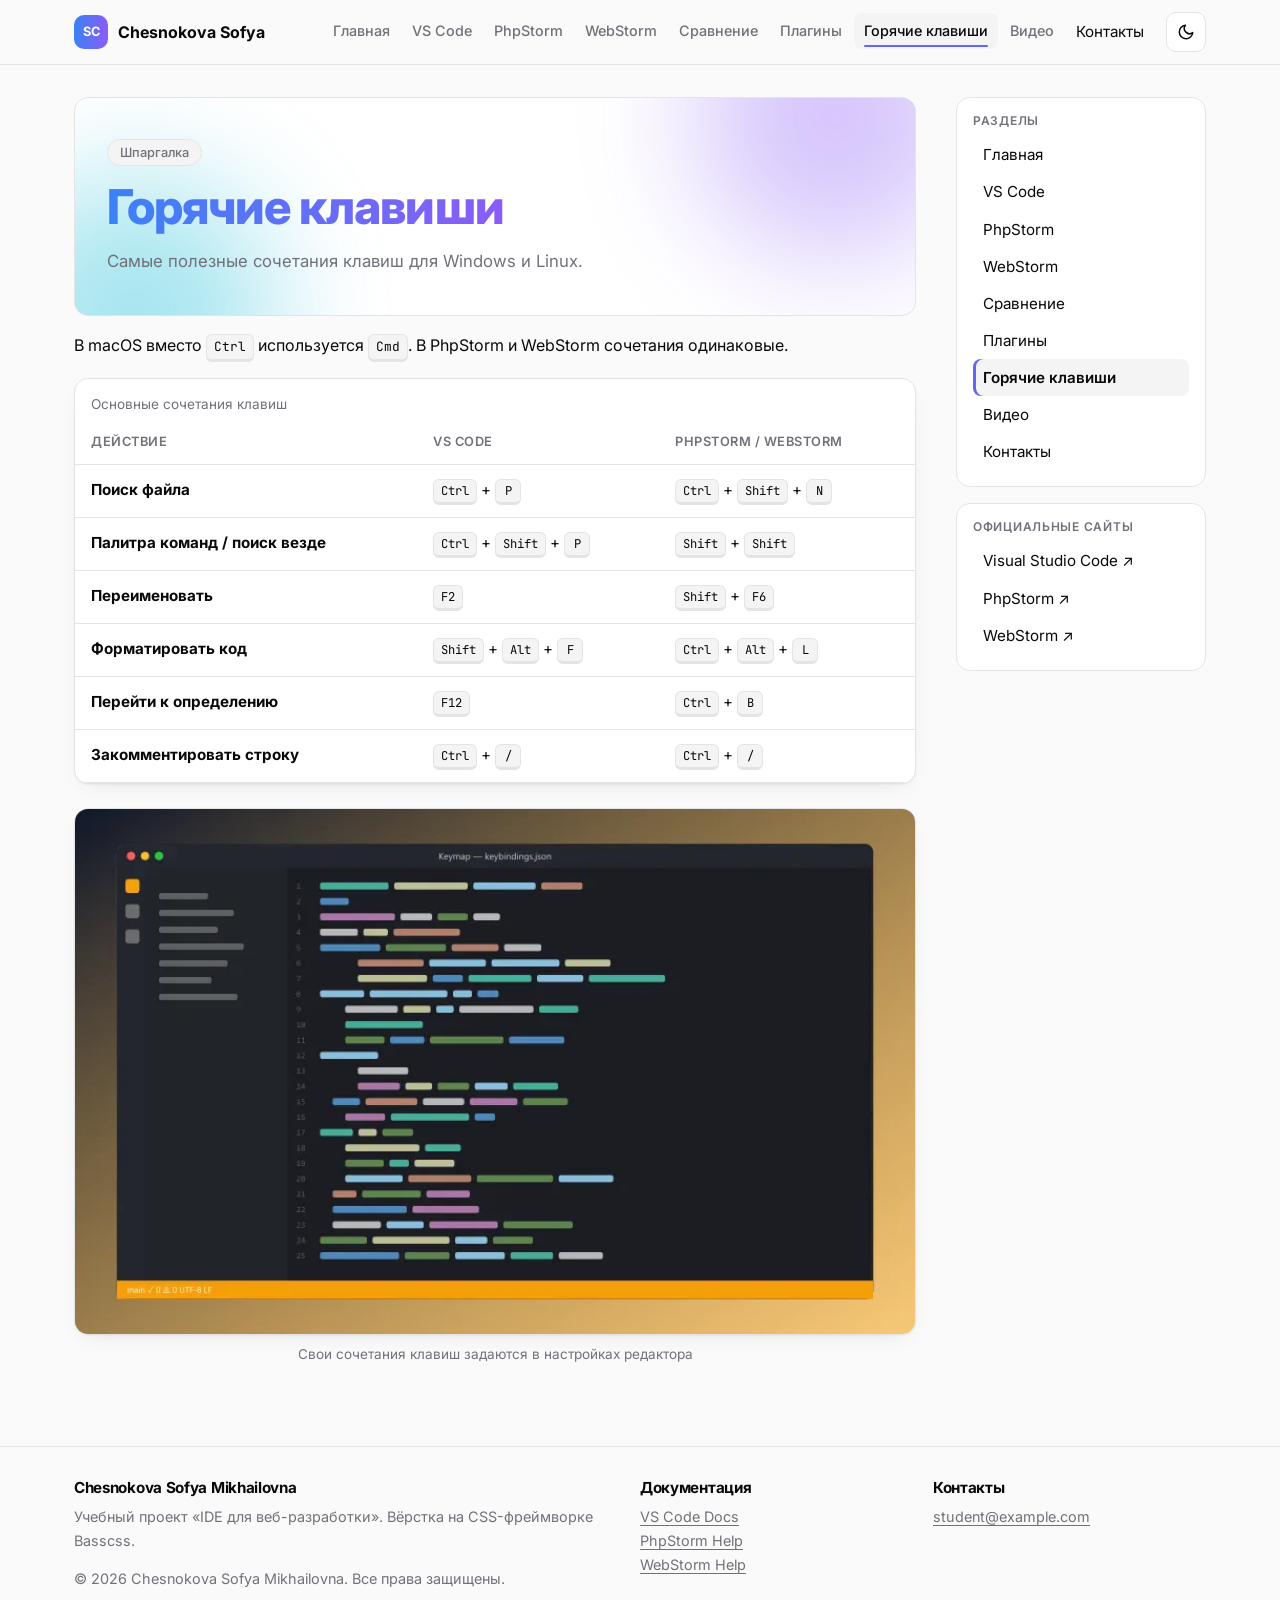
<file: shortcuts.html>
<!DOCTYPE html>
<html lang="ru">
<head>
  <meta charset="utf-8">
  <meta name="viewport" content="width=device-width, initial-scale=1">
  <title>Горячие клавиши — Chesnokova Sofya Mikhailovna</title>
  <meta name="description" content="Таблица горячих клавиш VS Code, PhpStorm и WebStorm.">
  <link rel="icon" href="img/favicon.svg" type="image/svg+xml">
  <link rel="preconnect" href="https://fonts.googleapis.com">
  <link rel="preconnect" href="https://fonts.gstatic.com" crossorigin>
  <link rel="stylesheet" href="https://fonts.googleapis.com/css2?family=Inter:wght@400;500;600;700;800&amp;family=JetBrains+Mono&amp;display=optional">
  <link rel="stylesheet" href="css/basscss.min.css">
  <link rel="stylesheet" href="css/style.min.css">
  <script src="js/theme.min.js"></script>
</head>
<body>
  <header class="header">
    <div class="container header__inner flex flex-wrap items-center">
      <a class="logo" href="index.html">
        <span class="logo__mark" aria-hidden="true">SC</span>
        <span>Chesnokova Sofya</span>
      </a>
      <button class="theme-toggle" type="button" aria-label="Сменить тему" title="Сменить тему">
        <svg class="theme-toggle__moon" width="18" height="18" viewBox="0 0 24 24" fill="none" stroke="currentColor" stroke-width="2" stroke-linecap="round" stroke-linejoin="round" aria-hidden="true"><path d="M21 12.8A9 9 0 1 1 11.2 3a7 7 0 0 0 9.8 9.8z"/></svg>
        <svg class="theme-toggle__sun" width="18" height="18" viewBox="0 0 24 24" fill="none" stroke="currentColor" stroke-width="2" stroke-linecap="round" stroke-linejoin="round" aria-hidden="true"><circle cx="12" cy="12" r="4"/><path d="M12 2v2M12 20v2M4.9 4.9l1.4 1.4M17.7 17.7l1.4 1.4M2 12h2M20 12h2M4.9 19.1l1.4-1.4M17.7 6.3l1.4-1.4"/></svg>
      </button>
      <input class="nav-toggle" id="nav-toggle" type="checkbox">
      <label class="burger" for="nav-toggle">
        <span class="burger__line"></span>
        <span class="burger__line"></span>
        <span class="burger__line"></span>
        <span class="visually-hidden">Меню</span>
      </label>
      <nav class="nav" aria-label="Основное меню">
        <ul class="nav__list">
          <li><a class="nav__link" href="index.html">Главная</a></li>
          <li><a class="nav__link" href="vscode.html">VS Code</a></li>
          <li><a class="nav__link" href="phpstorm.html">PhpStorm</a></li>
          <li><a class="nav__link" href="webstorm.html">WebStorm</a></li>
          <li><a class="nav__link" href="compare.html">Сравнение</a></li>
          <li><a class="nav__link" href="extensions.html">Плагины</a></li>
          <li><a class="nav__link" href="shortcuts.html" aria-current="page">Горячие клавиши</a></li>
          <li><a class="nav__link" href="video.html">Видео</a></li>
          <li><a class="sidebar__link" href="contacts.html">Контакты</a></li>
        </ul>
      </nav>
    </div>
  </header>

  <div class="container layout">
    <main class="content">
      <section class="intro">
        <span class="intro__badge">Шпаргалка</span>
        <h1 class="intro__title"><span class="gradient-text">Горячие клавиши</span></h1>
        <p class="intro__lead">Самые полезные сочетания клавиш для Windows и Linux.</p>
      </section>

      <p>В macOS вместо <kbd>Ctrl</kbd> используется <kbd>Cmd</kbd>. В PhpStorm и WebStorm сочетания одинаковые.</p>
      <div class="table-wrap">
        <table class="table">
          <caption>Основные сочетания клавиш</caption>
          <thead>
            <tr>
              <th scope="col">Действие</th>
              <th scope="col">VS Code</th>
              <th scope="col">PhpStorm / WebStorm</th>
            </tr>
          </thead>
          <tbody>
            <tr><th scope="row">Поиск файла</th><td><kbd>Ctrl</kbd> + <kbd>P</kbd></td><td><kbd>Ctrl</kbd> + <kbd>Shift</kbd> + <kbd>N</kbd></td></tr>
            <tr><th scope="row">Палитра команд / поиск везде</th><td><kbd>Ctrl</kbd> + <kbd>Shift</kbd> + <kbd>P</kbd></td><td><kbd>Shift</kbd> + <kbd>Shift</kbd></td></tr>
            <tr><th scope="row">Переименовать</th><td><kbd>F2</kbd></td><td><kbd>Shift</kbd> + <kbd>F6</kbd></td></tr>
            <tr><th scope="row">Форматировать код</th><td><kbd>Shift</kbd> + <kbd>Alt</kbd> + <kbd>F</kbd></td><td><kbd>Ctrl</kbd> + <kbd>Alt</kbd> + <kbd>L</kbd></td></tr>
            <tr><th scope="row">Перейти к определению</th><td><kbd>F12</kbd></td><td><kbd>Ctrl</kbd> + <kbd>B</kbd></td></tr>
            <tr><th scope="row">Закомментировать строку</th><td><kbd>Ctrl</kbd> + <kbd>/</kbd></td><td><kbd>Ctrl</kbd> + <kbd>/</kbd></td></tr>
          </tbody>
        </table>
      </div>
      <figure class="figure">
        <picture>
            <source type="image/webp" srcset="img/shortcuts-400.webp 400w, img/shortcuts-800.webp 800w, img/shortcuts-1200.webp 1200w" sizes="(min-width: 992px) 800px, (min-width: 768px) 65vw, 100vw">
            <img src="img/shortcuts-800.jpg" srcset="img/shortcuts-400.jpg 400w, img/shortcuts-800.jpg 800w, img/shortcuts-1200.jpg 1200w" sizes="(min-width: 992px) 800px, (min-width: 768px) 65vw, 100vw" width="800" height="500" alt="Файл keybindings.json с настройками клавиш" title="Свои сочетания клавиш задаются в настройках редактора" loading="lazy">
          </picture>
        <figcaption class="figure__caption">Свои сочетания клавиш задаются в настройках редактора</figcaption>
      </figure>
    </main>

    <aside class="sidebar">
      <nav class="sidebar__block" aria-label="Разделы сайта">
        <h2 class="sidebar__title">Разделы</h2>
        <ul class="sidebar__list">
          <li><a class="sidebar__link" href="index.html">Главная</a></li>
          <li><a class="sidebar__link" href="vscode.html">VS Code</a></li>
          <li><a class="sidebar__link" href="phpstorm.html">PhpStorm</a></li>
          <li><a class="sidebar__link" href="webstorm.html">WebStorm</a></li>
          <li><a class="sidebar__link" href="compare.html">Сравнение</a></li>
          <li><a class="sidebar__link" href="extensions.html">Плагины</a></li>
          <li><a class="sidebar__link" href="shortcuts.html" aria-current="page">Горячие клавиши</a></li>
          <li><a class="sidebar__link" href="video.html">Видео</a></li>
          <li><a class="sidebar__link" href="contacts.html">Контакты</a></li>
        </ul>
      </nav>
      <section class="sidebar__block">
        <h2 class="sidebar__title">Официальные сайты</h2>
        <ul class="sidebar__list">
          <li><a class="sidebar__link" href="https://code.visualstudio.com/" target="_blank" rel="noopener">Visual Studio Code ↗</a></li>
          <li><a class="sidebar__link" href="https://www.jetbrains.com/phpstorm/" target="_blank" rel="noopener">PhpStorm ↗</a></li>
          <li><a class="sidebar__link" href="https://www.jetbrains.com/webstorm/" target="_blank" rel="noopener">WebStorm ↗</a></li>
        </ul>
      </section>
    </aside>
  </div>

  <footer class="footer">
    <div class="container footer__grid">
      <div>
        <h2 class="footer__title">Chesnokova Sofya Mikhailovna</h2>
        <p class="m0">Учебный проект «IDE для веб-разработки». Вёрстка на CSS-фреймворке Basscss.</p>
        <p class="mb0">&copy; 2026 Chesnokova Sofya Mikhailovna. Все права защищены.</p>
      </div>
      <div>
        <h2 class="footer__title">Документация</h2>
        <ul class="footer__list">
          <li><a href="https://code.visualstudio.com/docs" target="_blank" rel="noopener">VS Code Docs</a></li>
          <li><a href="https://www.jetbrains.com/help/phpstorm/" target="_blank" rel="noopener">PhpStorm Help</a></li>
          <li><a href="https://www.jetbrains.com/help/webstorm/" target="_blank" rel="noopener">WebStorm Help</a></li>
        </ul>
      </div>
      <div>
        <h2 class="footer__title">Контакты</h2>
        <ul class="footer__list">
          <li><a href="mailto:student@example.com">student@example.com</a></li>
        </ul>
      </div>
    </div>
  </footer>
</body>
</html>
</file>
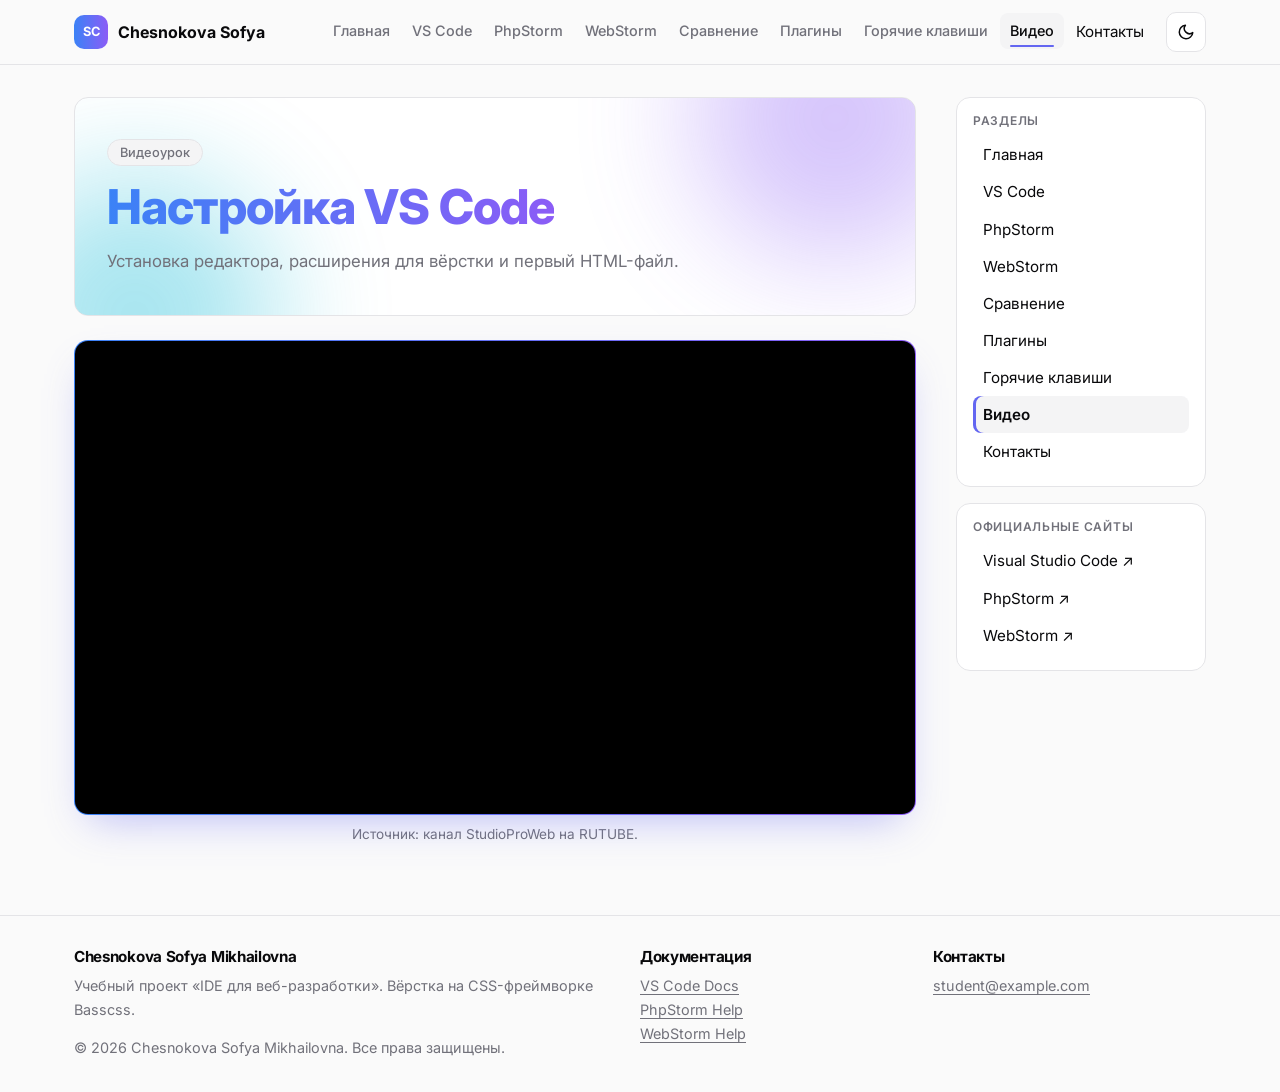
<file: video.html>
<!DOCTYPE html>
<html lang="ru">
<head>
  <meta charset="utf-8">
  <meta name="viewport" content="width=device-width, initial-scale=1">
  <title>Видео — Chesnokova Sofya Mikhailovna</title>
  <meta name="description" content="Видеоурок по настройке Visual Studio Code для HTML и CSS.">
  <link rel="icon" href="img/favicon.svg" type="image/svg+xml">
  <link rel="preconnect" href="https://fonts.googleapis.com">
  <link rel="preconnect" href="https://fonts.gstatic.com" crossorigin>
  <link rel="stylesheet" href="https://fonts.googleapis.com/css2?family=Inter:wght@400;500;600;700;800&amp;family=JetBrains+Mono&amp;display=optional">
  <link rel="stylesheet" href="css/basscss.min.css">
  <link rel="stylesheet" href="css/style.min.css">
  <script src="js/theme.min.js"></script>
</head>
<body>
  <header class="header">
    <div class="container header__inner flex flex-wrap items-center">
      <a class="logo" href="index.html">
        <span class="logo__mark" aria-hidden="true">SC</span>
        <span>Chesnokova Sofya</span>
      </a>
      <button class="theme-toggle" type="button" aria-label="Сменить тему" title="Сменить тему">
        <svg class="theme-toggle__moon" width="18" height="18" viewBox="0 0 24 24" fill="none" stroke="currentColor" stroke-width="2" stroke-linecap="round" stroke-linejoin="round" aria-hidden="true"><path d="M21 12.8A9 9 0 1 1 11.2 3a7 7 0 0 0 9.8 9.8z"/></svg>
        <svg class="theme-toggle__sun" width="18" height="18" viewBox="0 0 24 24" fill="none" stroke="currentColor" stroke-width="2" stroke-linecap="round" stroke-linejoin="round" aria-hidden="true"><circle cx="12" cy="12" r="4"/><path d="M12 2v2M12 20v2M4.9 4.9l1.4 1.4M17.7 17.7l1.4 1.4M2 12h2M20 12h2M4.9 19.1l1.4-1.4M17.7 6.3l1.4-1.4"/></svg>
      </button>
      <input class="nav-toggle" id="nav-toggle" type="checkbox">
      <label class="burger" for="nav-toggle">
        <span class="burger__line"></span>
        <span class="burger__line"></span>
        <span class="burger__line"></span>
        <span class="visually-hidden">Меню</span>
      </label>
      <nav class="nav" aria-label="Основное меню">
        <ul class="nav__list">
          <li><a class="nav__link" href="index.html">Главная</a></li>
          <li><a class="nav__link" href="vscode.html">VS Code</a></li>
          <li><a class="nav__link" href="phpstorm.html">PhpStorm</a></li>
          <li><a class="nav__link" href="webstorm.html">WebStorm</a></li>
          <li><a class="nav__link" href="compare.html">Сравнение</a></li>
          <li><a class="nav__link" href="extensions.html">Плагины</a></li>
          <li><a class="nav__link" href="shortcuts.html">Горячие клавиши</a></li>
          <li><a class="nav__link" href="video.html" aria-current="page">Видео</a></li>
          <li><a class="sidebar__link" href="contacts.html">Контакты</a></li>
        </ul>
      </nav>
    </div>
  </header>

  <div class="container layout">
    <main class="content">
      <section class="intro">
        <span class="intro__badge">Видеоурок</span>
        <h1 class="intro__title"><span class="gradient-text">Настройка VS Code</span></h1>
        <p class="intro__lead">Установка редактора, расширения для вёрстки и первый HTML-файл.</p>
      </section>

      <div class="video-frame">
        <iframe class="video" src="https://rutube.ru/play/embed/7478bc08958b9f9dee86638b3c562d3e" title="HTML и CSS. Урок 1. Настройка Visual Studio Code" allow="fullscreen" allowfullscreen loading="lazy"></iframe>
      </div>
      <p class="figure__caption">Источник: канал StudioProWeb на RUTUBE.</p>
    </main>

    <aside class="sidebar">
      <nav class="sidebar__block" aria-label="Разделы сайта">
        <h2 class="sidebar__title">Разделы</h2>
        <ul class="sidebar__list">
          <li><a class="sidebar__link" href="index.html">Главная</a></li>
          <li><a class="sidebar__link" href="vscode.html">VS Code</a></li>
          <li><a class="sidebar__link" href="phpstorm.html">PhpStorm</a></li>
          <li><a class="sidebar__link" href="webstorm.html">WebStorm</a></li>
          <li><a class="sidebar__link" href="compare.html">Сравнение</a></li>
          <li><a class="sidebar__link" href="extensions.html">Плагины</a></li>
          <li><a class="sidebar__link" href="shortcuts.html">Горячие клавиши</a></li>
          <li><a class="sidebar__link" href="video.html" aria-current="page">Видео</a></li>
          <li><a class="sidebar__link" href="contacts.html">Контакты</a></li>
        </ul>
      </nav>
      <section class="sidebar__block">
        <h2 class="sidebar__title">Официальные сайты</h2>
        <ul class="sidebar__list">
          <li><a class="sidebar__link" href="https://code.visualstudio.com/" target="_blank" rel="noopener">Visual Studio Code ↗</a></li>
          <li><a class="sidebar__link" href="https://www.jetbrains.com/phpstorm/" target="_blank" rel="noopener">PhpStorm ↗</a></li>
          <li><a class="sidebar__link" href="https://www.jetbrains.com/webstorm/" target="_blank" rel="noopener">WebStorm ↗</a></li>
        </ul>
      </section>
    </aside>
  </div>

  <footer class="footer">
    <div class="container footer__grid">
      <div>
        <h2 class="footer__title">Chesnokova Sofya Mikhailovna</h2>
        <p class="m0">Учебный проект «IDE для веб-разработки». Вёрстка на CSS-фреймворке Basscss.</p>
        <p class="mb0">&copy; 2026 Chesnokova Sofya Mikhailovna. Все права защищены.</p>
      </div>
      <div>
        <h2 class="footer__title">Документация</h2>
        <ul class="footer__list">
          <li><a href="https://code.visualstudio.com/docs" target="_blank" rel="noopener">VS Code Docs</a></li>
          <li><a href="https://www.jetbrains.com/help/phpstorm/" target="_blank" rel="noopener">PhpStorm Help</a></li>
          <li><a href="https://www.jetbrains.com/help/webstorm/" target="_blank" rel="noopener">WebStorm Help</a></li>
        </ul>
      </div>
      <div>
        <h2 class="footer__title">Контакты</h2>
        <ul class="footer__list">
          <li><a href="mailto:student@example.com">student@example.com</a></li>
        </ul>
      </div>
    </div>
  </footer>
</body>
</html>
</file>
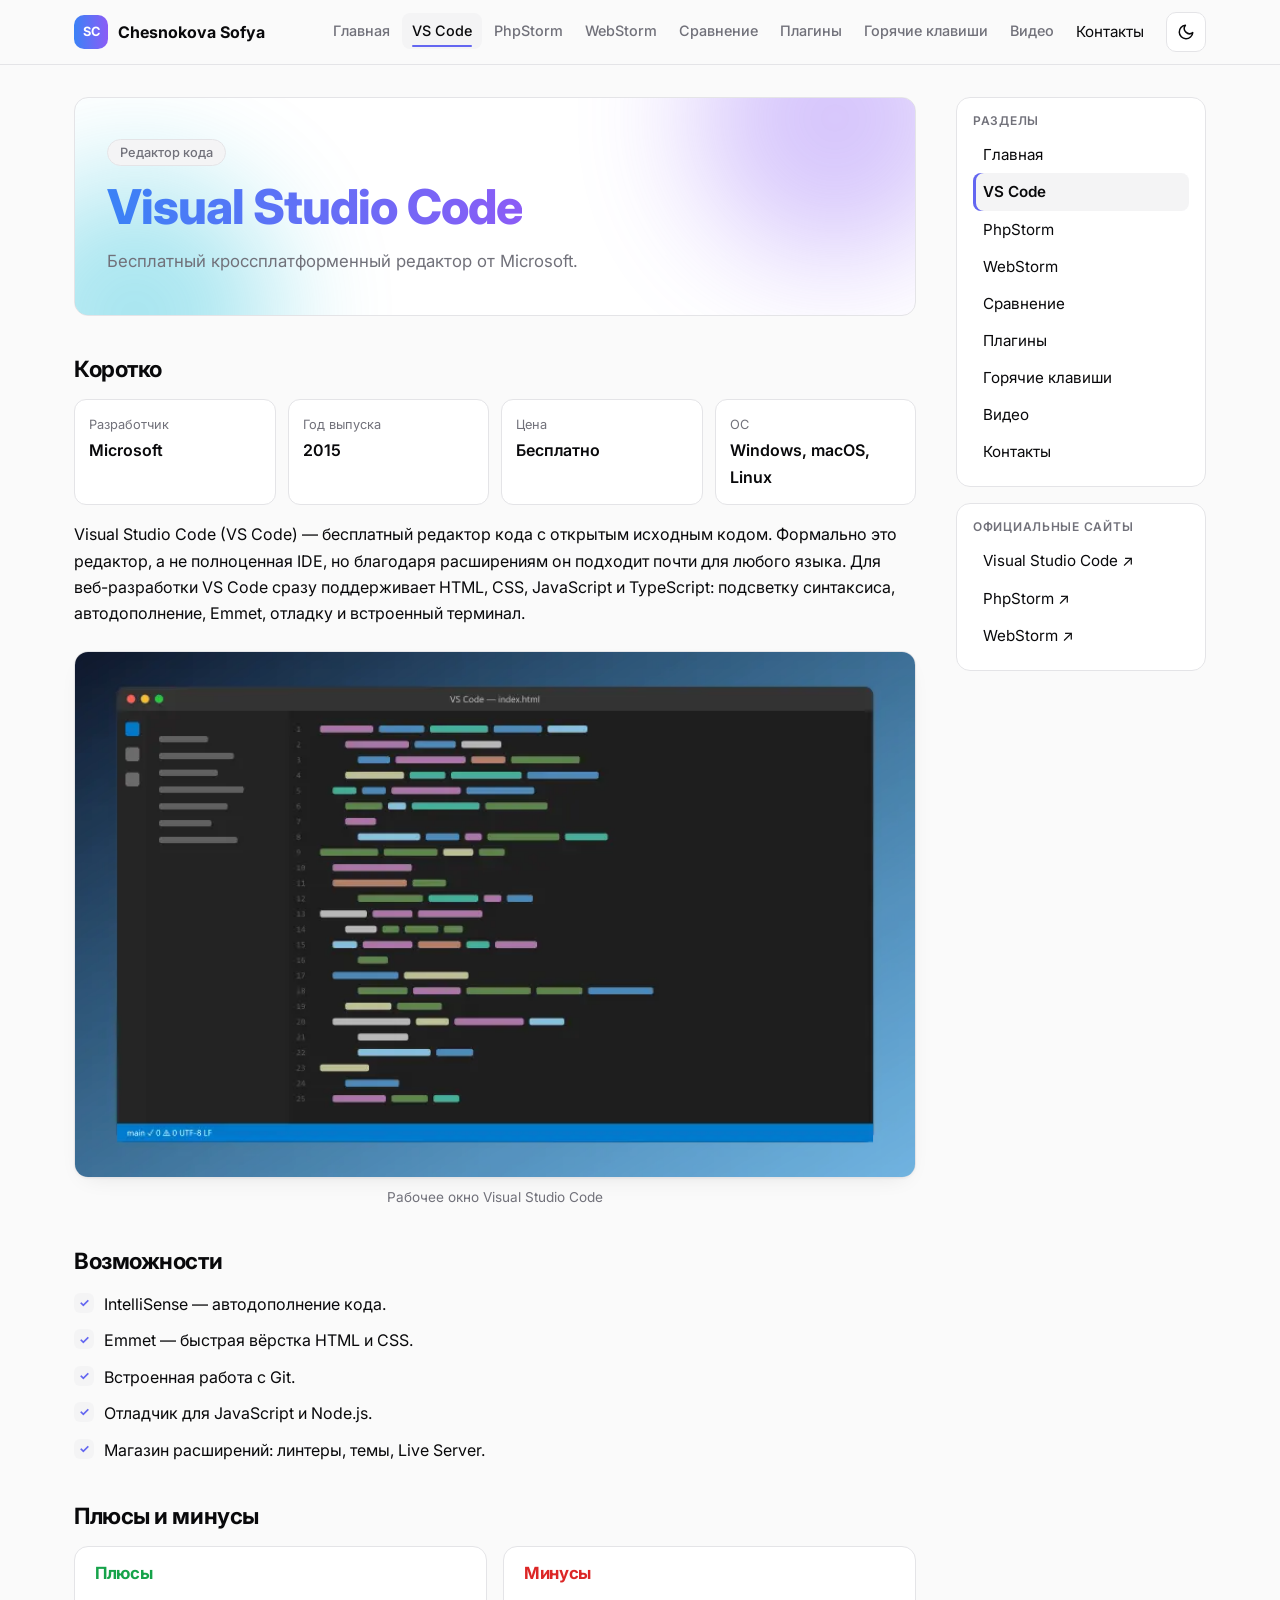
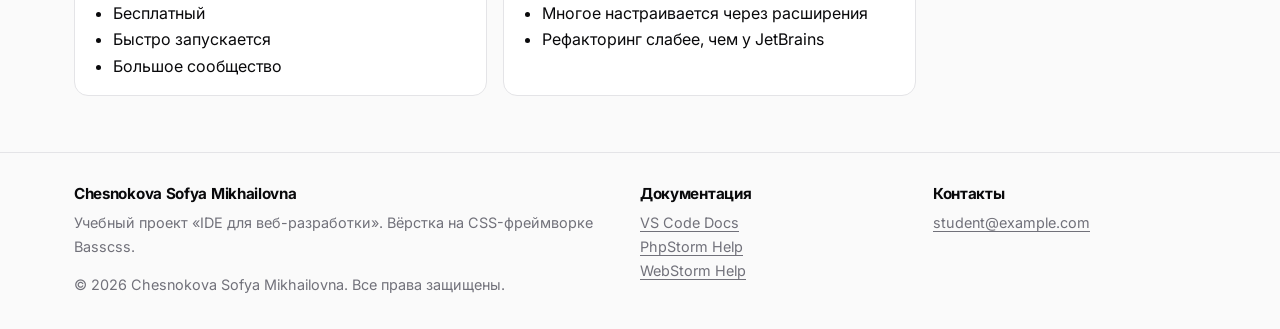
<file: vscode.html>
<!DOCTYPE html>
<html lang="ru">
<head>
  <meta charset="utf-8">
  <meta name="viewport" content="width=device-width, initial-scale=1">
  <title>Visual Studio Code — Chesnokova Sofya Mikhailovna</title>
  <meta name="description" content="Visual Studio Code: возможности, плюсы и минусы редактора для веб-разработки.">
  <link rel="icon" href="img/favicon.svg" type="image/svg+xml">
  <link rel="preconnect" href="https://fonts.googleapis.com">
  <link rel="preconnect" href="https://fonts.gstatic.com" crossorigin>
  <link rel="stylesheet" href="https://fonts.googleapis.com/css2?family=Inter:wght@400;500;600;700;800&amp;family=JetBrains+Mono&amp;display=optional">
  <link rel="stylesheet" href="css/basscss.min.css">
  <link rel="stylesheet" href="css/style.min.css">
  <script src="js/theme.min.js"></script>
</head>
<body>
  <header class="header">
    <div class="container header__inner flex flex-wrap items-center">
      <a class="logo" href="index.html">
        <span class="logo__mark" aria-hidden="true">SC</span>
        <span>Chesnokova Sofya</span>
      </a>
      <button class="theme-toggle" type="button" aria-label="Сменить тему" title="Сменить тему">
        <svg class="theme-toggle__moon" width="18" height="18" viewBox="0 0 24 24" fill="none" stroke="currentColor" stroke-width="2" stroke-linecap="round" stroke-linejoin="round" aria-hidden="true"><path d="M21 12.8A9 9 0 1 1 11.2 3a7 7 0 0 0 9.8 9.8z"/></svg>
        <svg class="theme-toggle__sun" width="18" height="18" viewBox="0 0 24 24" fill="none" stroke="currentColor" stroke-width="2" stroke-linecap="round" stroke-linejoin="round" aria-hidden="true"><circle cx="12" cy="12" r="4"/><path d="M12 2v2M12 20v2M4.9 4.9l1.4 1.4M17.7 17.7l1.4 1.4M2 12h2M20 12h2M4.9 19.1l1.4-1.4M17.7 6.3l1.4-1.4"/></svg>
      </button>
      <input class="nav-toggle" id="nav-toggle" type="checkbox">
      <label class="burger" for="nav-toggle">
        <span class="burger__line"></span>
        <span class="burger__line"></span>
        <span class="burger__line"></span>
        <span class="visually-hidden">Меню</span>
      </label>
      <nav class="nav" aria-label="Основное меню">
        <ul class="nav__list">
          <li><a class="nav__link" href="index.html">Главная</a></li>
          <li><a class="nav__link" href="vscode.html" aria-current="page">VS Code</a></li>
          <li><a class="nav__link" href="phpstorm.html">PhpStorm</a></li>
          <li><a class="nav__link" href="webstorm.html">WebStorm</a></li>
          <li><a class="nav__link" href="compare.html">Сравнение</a></li>
          <li><a class="nav__link" href="extensions.html">Плагины</a></li>
          <li><a class="nav__link" href="shortcuts.html">Горячие клавиши</a></li>
          <li><a class="nav__link" href="video.html">Видео</a></li>
          <li><a class="sidebar__link" href="contacts.html">Контакты</a></li>
        </ul>
      </nav>
    </div>
  </header>

  <div class="container layout">
    <main class="content">
      <section class="intro">
        <span class="intro__badge">Редактор кода</span>
        <h1 class="intro__title"><span class="gradient-text">Visual Studio Code</span></h1>
        <p class="intro__lead">Бесплатный кроссплатформенный редактор от Microsoft.</p>
      </section>

      <h2>Коротко</h2>
      <dl class="stats">
        <div class="stats__item"><dt class="stats__label">Разработчик</dt><dd class="stats__value">Microsoft</dd></div>
        <div class="stats__item"><dt class="stats__label">Год выпуска</dt><dd class="stats__value">2015</dd></div>
        <div class="stats__item"><dt class="stats__label">Цена</dt><dd class="stats__value">Бесплатно</dd></div>
        <div class="stats__item"><dt class="stats__label">ОС</dt><dd class="stats__value">Windows, macOS, Linux</dd></div>
      </dl>
      <p>Visual Studio Code (VS Code) — бесплатный редактор кода с открытым исходным кодом. Формально это редактор, а не полноценная IDE, но благодаря расширениям он подходит почти для любого языка. Для веб-разработки VS Code сразу поддерживает HTML, CSS, JavaScript и TypeScript: подсветку синтаксиса, автодополнение, Emmet, отладку и встроенный терминал.</p>
      <figure class="figure">
        <picture>
            <source type="image/webp" srcset="img/vscode-400.webp 400w, img/vscode-800.webp 800w, img/vscode-1200.webp 1200w" sizes="(min-width: 992px) 800px, (min-width: 768px) 65vw, 100vw">
            <img src="img/vscode-800.jpg" srcset="img/vscode-400.jpg 400w, img/vscode-800.jpg 800w, img/vscode-1200.jpg 1200w" sizes="(min-width: 992px) 800px, (min-width: 768px) 65vw, 100vw" width="800" height="500" alt="Интерфейс VS Code: панель файлов, редактор кода и строка состояния" title="Рабочее окно Visual Studio Code" loading="lazy">
          </picture>
        <figcaption class="figure__caption">Рабочее окно Visual Studio Code</figcaption>
      </figure>

      <h2>Возможности</h2>
      <ul class="checklist">
        <li>IntelliSense — автодополнение кода.</li>
        <li>Emmet — быстрая вёрстка HTML и CSS.</li>
        <li>Встроенная работа с Git.</li>
        <li>Отладчик для JavaScript и Node.js.</li>
        <li>Магазин расширений: линтеры, темы, Live Server.</li>
      </ul>

      <h2>Плюсы и минусы</h2>
      <div class="pros-cons">
        <div class="pros-cons__box pros-cons__box--plus">
          <h3>Плюсы</h3>
          <ul>
            <li>Бесплатный</li>
            <li>Быстро запускается</li>
            <li>Большое сообщество</li>
          </ul>
        </div>
        <div class="pros-cons__box pros-cons__box--minus">
          <h3>Минусы</h3>
          <ul>
            <li>Многое настраивается через расширения</li>
            <li>Рефакторинг слабее, чем у JetBrains</li>
          </ul>
        </div>
      </div>
    </main>

    <aside class="sidebar">
      <nav class="sidebar__block" aria-label="Разделы сайта">
        <h2 class="sidebar__title">Разделы</h2>
        <ul class="sidebar__list">
          <li><a class="sidebar__link" href="index.html">Главная</a></li>
          <li><a class="sidebar__link" href="vscode.html" aria-current="page">VS Code</a></li>
          <li><a class="sidebar__link" href="phpstorm.html">PhpStorm</a></li>
          <li><a class="sidebar__link" href="webstorm.html">WebStorm</a></li>
          <li><a class="sidebar__link" href="compare.html">Сравнение</a></li>
          <li><a class="sidebar__link" href="extensions.html">Плагины</a></li>
          <li><a class="sidebar__link" href="shortcuts.html">Горячие клавиши</a></li>
          <li><a class="sidebar__link" href="video.html">Видео</a></li>
          <li><a class="sidebar__link" href="contacts.html">Контакты</a></li>
        </ul>
      </nav>
      <section class="sidebar__block">
        <h2 class="sidebar__title">Официальные сайты</h2>
        <ul class="sidebar__list">
          <li><a class="sidebar__link" href="https://code.visualstudio.com/" target="_blank" rel="noopener">Visual Studio Code ↗</a></li>
          <li><a class="sidebar__link" href="https://www.jetbrains.com/phpstorm/" target="_blank" rel="noopener">PhpStorm ↗</a></li>
          <li><a class="sidebar__link" href="https://www.jetbrains.com/webstorm/" target="_blank" rel="noopener">WebStorm ↗</a></li>
        </ul>
      </section>
    </aside>
  </div>

  <footer class="footer">
    <div class="container footer__grid">
      <div>
        <h2 class="footer__title">Chesnokova Sofya Mikhailovna</h2>
        <p class="m0">Учебный проект «IDE для веб-разработки». Вёрстка на CSS-фреймворке Basscss.</p>
        <p class="mb0">&copy; 2026 Chesnokova Sofya Mikhailovna. Все права защищены.</p>
      </div>
      <div>
        <h2 class="footer__title">Документация</h2>
        <ul class="footer__list">
          <li><a href="https://code.visualstudio.com/docs" target="_blank" rel="noopener">VS Code Docs</a></li>
          <li><a href="https://www.jetbrains.com/help/phpstorm/" target="_blank" rel="noopener">PhpStorm Help</a></li>
          <li><a href="https://www.jetbrains.com/help/webstorm/" target="_blank" rel="noopener">WebStorm Help</a></li>
        </ul>
      </div>
      <div>
        <h2 class="footer__title">Контакты</h2>
        <ul class="footer__list">
          <li><a href="mailto:student@example.com">student@example.com</a></li>
        </ul>
      </div>
    </div>
  </footer>
</body>
</html>
</file>
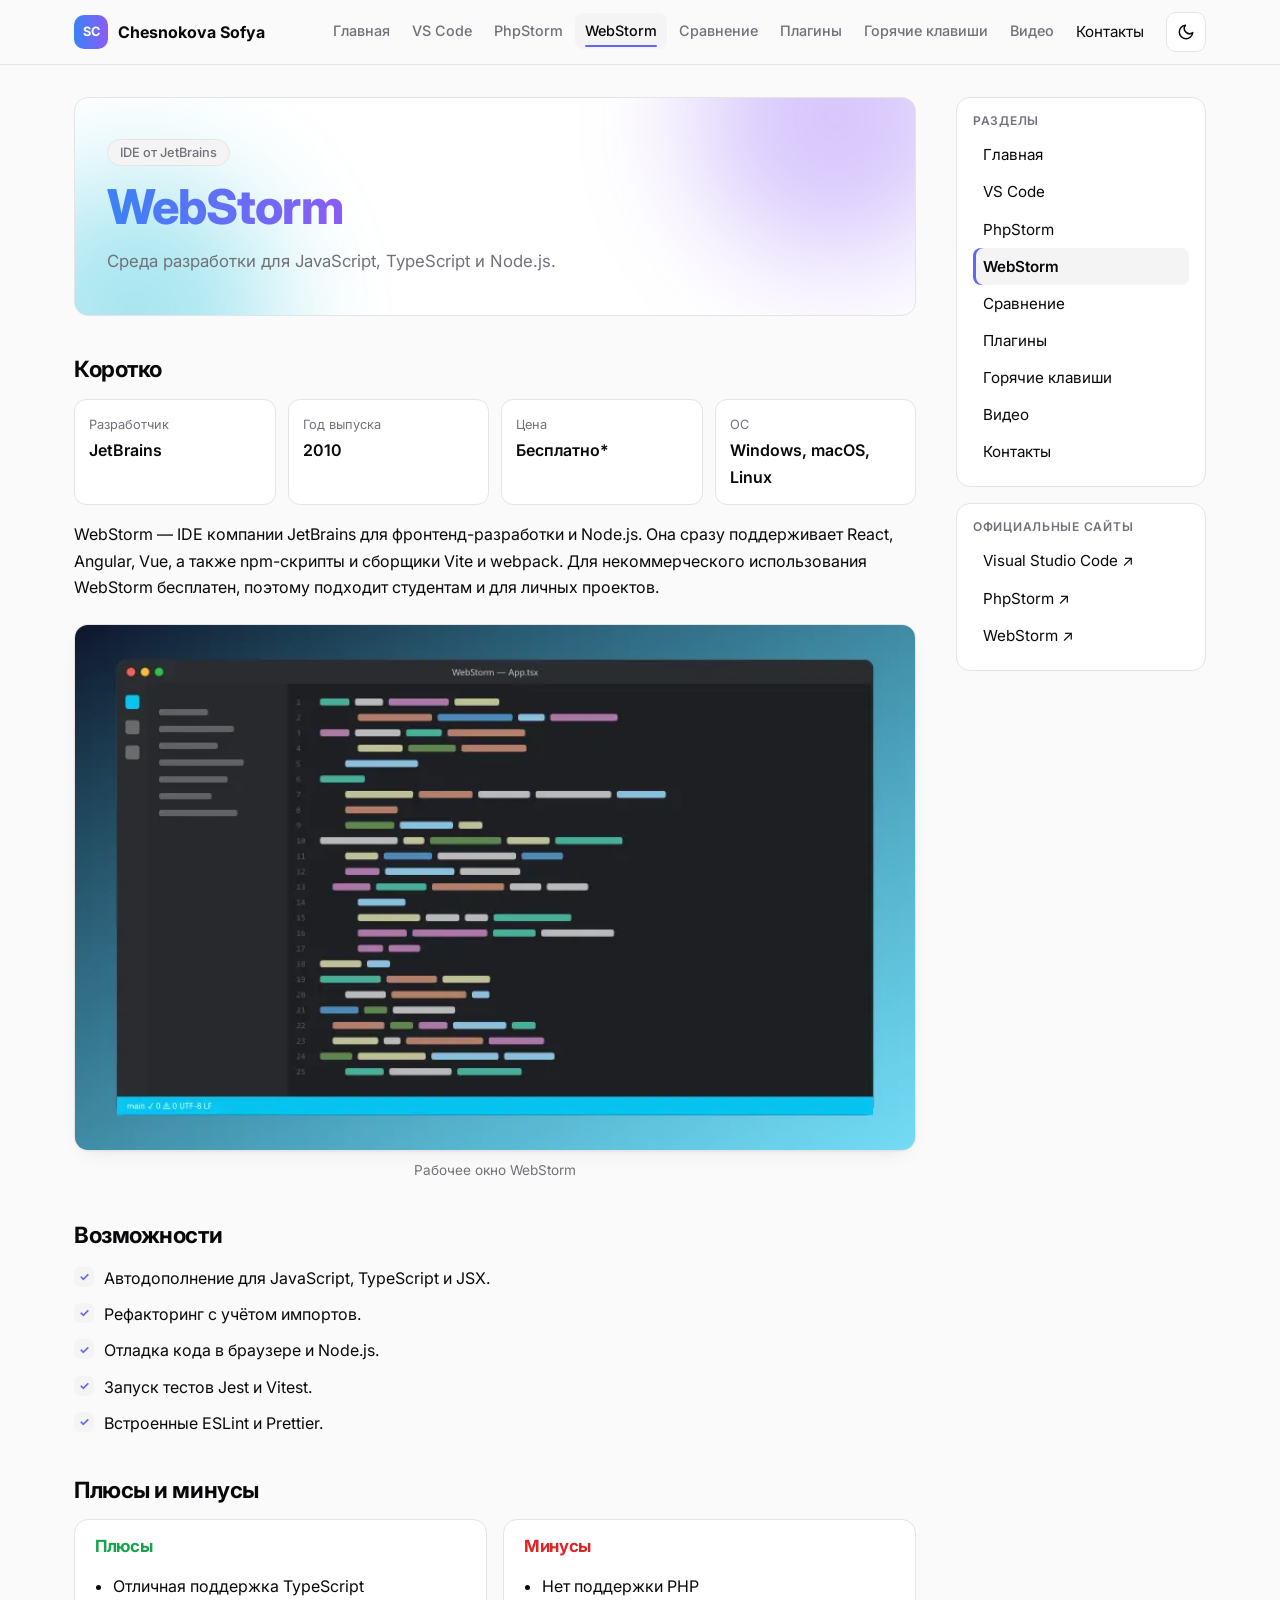
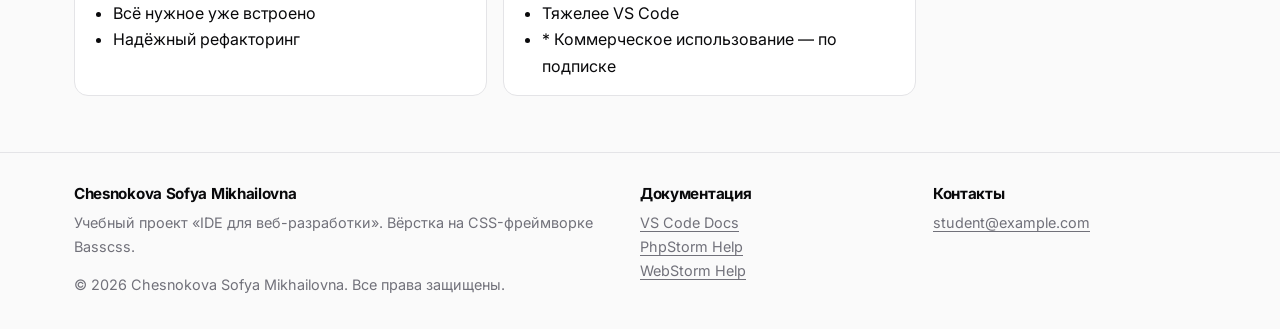
<file: webstorm.html>
<!DOCTYPE html>
<html lang="ru">
<head>
  <meta charset="utf-8">
  <meta name="viewport" content="width=device-width, initial-scale=1">
  <title>WebStorm — Chesnokova Sofya Mikhailovna</title>
  <meta name="description" content="WebStorm: возможности, плюсы и минусы IDE для JavaScript и TypeScript.">
  <link rel="icon" href="img/favicon.svg" type="image/svg+xml">
  <link rel="preconnect" href="https://fonts.googleapis.com">
  <link rel="preconnect" href="https://fonts.gstatic.com" crossorigin>
  <link rel="stylesheet" href="https://fonts.googleapis.com/css2?family=Inter:wght@400;500;600;700;800&amp;family=JetBrains+Mono&amp;display=optional">
  <link rel="stylesheet" href="css/basscss.min.css">
  <link rel="stylesheet" href="css/style.min.css">
  <script src="js/theme.min.js"></script>
</head>
<body>
  <header class="header">
    <div class="container header__inner flex flex-wrap items-center">
      <a class="logo" href="index.html">
        <span class="logo__mark" aria-hidden="true">SC</span>
        <span>Chesnokova Sofya</span>
      </a>
      <button class="theme-toggle" type="button" aria-label="Сменить тему" title="Сменить тему">
        <svg class="theme-toggle__moon" width="18" height="18" viewBox="0 0 24 24" fill="none" stroke="currentColor" stroke-width="2" stroke-linecap="round" stroke-linejoin="round" aria-hidden="true"><path d="M21 12.8A9 9 0 1 1 11.2 3a7 7 0 0 0 9.8 9.8z"/></svg>
        <svg class="theme-toggle__sun" width="18" height="18" viewBox="0 0 24 24" fill="none" stroke="currentColor" stroke-width="2" stroke-linecap="round" stroke-linejoin="round" aria-hidden="true"><circle cx="12" cy="12" r="4"/><path d="M12 2v2M12 20v2M4.9 4.9l1.4 1.4M17.7 17.7l1.4 1.4M2 12h2M20 12h2M4.9 19.1l1.4-1.4M17.7 6.3l1.4-1.4"/></svg>
      </button>
      <input class="nav-toggle" id="nav-toggle" type="checkbox">
      <label class="burger" for="nav-toggle">
        <span class="burger__line"></span>
        <span class="burger__line"></span>
        <span class="burger__line"></span>
        <span class="visually-hidden">Меню</span>
      </label>
      <nav class="nav" aria-label="Основное меню">
        <ul class="nav__list">
          <li><a class="nav__link" href="index.html">Главная</a></li>
          <li><a class="nav__link" href="vscode.html">VS Code</a></li>
          <li><a class="nav__link" href="phpstorm.html">PhpStorm</a></li>
          <li><a class="nav__link" href="webstorm.html" aria-current="page">WebStorm</a></li>
          <li><a class="nav__link" href="compare.html">Сравнение</a></li>
          <li><a class="nav__link" href="extensions.html">Плагины</a></li>
          <li><a class="nav__link" href="shortcuts.html">Горячие клавиши</a></li>
          <li><a class="nav__link" href="video.html">Видео</a></li>
          <li><a class="sidebar__link" href="contacts.html">Контакты</a></li>
        </ul>
      </nav>
    </div>
  </header>

  <div class="container layout">
    <main class="content">
      <section class="intro">
        <span class="intro__badge">IDE от JetBrains</span>
        <h1 class="intro__title"><span class="gradient-text">WebStorm</span></h1>
        <p class="intro__lead">Среда разработки для JavaScript, TypeScript и Node.js.</p>
      </section>

      <h2>Коротко</h2>
      <dl class="stats">
        <div class="stats__item"><dt class="stats__label">Разработчик</dt><dd class="stats__value">JetBrains</dd></div>
        <div class="stats__item"><dt class="stats__label">Год выпуска</dt><dd class="stats__value">2010</dd></div>
        <div class="stats__item"><dt class="stats__label">Цена</dt><dd class="stats__value">Бесплатно*</dd></div>
        <div class="stats__item"><dt class="stats__label">ОС</dt><dd class="stats__value">Windows, macOS, Linux</dd></div>
      </dl>
      <p>WebStorm — IDE компании JetBrains для фронтенд-разработки и Node.js. Она сразу поддерживает React, Angular, Vue, а также npm-скрипты и сборщики Vite и webpack. Для некоммерческого использования WebStorm бесплатен, поэтому подходит студентам и для личных проектов.</p>
      <figure class="figure">
        <picture>
            <source type="image/webp" srcset="img/webstorm-400.webp 400w, img/webstorm-800.webp 800w, img/webstorm-1200.webp 1200w" sizes="(min-width: 992px) 800px, (min-width: 768px) 65vw, 100vw">
            <img src="img/webstorm-800.jpg" srcset="img/webstorm-400.jpg 400w, img/webstorm-800.jpg 800w, img/webstorm-1200.jpg 1200w" sizes="(min-width: 992px) 800px, (min-width: 768px) 65vw, 100vw" width="800" height="500" alt="Интерфейс WebStorm: React-компонент на TypeScript" title="Рабочее окно WebStorm" loading="lazy">
          </picture>
        <figcaption class="figure__caption">Рабочее окно WebStorm</figcaption>
      </figure>

      <h2>Возможности</h2>
      <ul class="checklist">
        <li>Автодополнение для JavaScript, TypeScript и JSX.</li>
        <li>Рефакторинг с учётом импортов.</li>
        <li>Отладка кода в браузере и Node.js.</li>
        <li>Запуск тестов Jest и Vitest.</li>
        <li>Встроенные ESLint и Prettier.</li>
      </ul>

      <h2>Плюсы и минусы</h2>
      <div class="pros-cons">
        <div class="pros-cons__box pros-cons__box--plus">
          <h3>Плюсы</h3>
          <ul>
            <li>Отличная поддержка TypeScript</li>
            <li>Всё нужное уже встроено</li>
            <li>Надёжный рефакторинг</li>
          </ul>
        </div>
        <div class="pros-cons__box pros-cons__box--minus">
          <h3>Минусы</h3>
          <ul>
            <li>Нет поддержки PHP</li>
            <li>Тяжелее VS Code</li>
            <li>* Коммерческое использование — по подписке</li>
          </ul>
        </div>
      </div>
    </main>

    <aside class="sidebar">
      <nav class="sidebar__block" aria-label="Разделы сайта">
        <h2 class="sidebar__title">Разделы</h2>
        <ul class="sidebar__list">
          <li><a class="sidebar__link" href="index.html">Главная</a></li>
          <li><a class="sidebar__link" href="vscode.html">VS Code</a></li>
          <li><a class="sidebar__link" href="phpstorm.html">PhpStorm</a></li>
          <li><a class="sidebar__link" href="webstorm.html" aria-current="page">WebStorm</a></li>
          <li><a class="sidebar__link" href="compare.html">Сравнение</a></li>
          <li><a class="sidebar__link" href="extensions.html">Плагины</a></li>
          <li><a class="sidebar__link" href="shortcuts.html">Горячие клавиши</a></li>
          <li><a class="sidebar__link" href="video.html">Видео</a></li>
          <li><a class="sidebar__link" href="contacts.html">Контакты</a></li>
        </ul>
      </nav>
      <section class="sidebar__block">
        <h2 class="sidebar__title">Официальные сайты</h2>
        <ul class="sidebar__list">
          <li><a class="sidebar__link" href="https://code.visualstudio.com/" target="_blank" rel="noopener">Visual Studio Code ↗</a></li>
          <li><a class="sidebar__link" href="https://www.jetbrains.com/phpstorm/" target="_blank" rel="noopener">PhpStorm ↗</a></li>
          <li><a class="sidebar__link" href="https://www.jetbrains.com/webstorm/" target="_blank" rel="noopener">WebStorm ↗</a></li>
        </ul>
      </section>
    </aside>
  </div>

  <footer class="footer">
    <div class="container footer__grid">
      <div>
        <h2 class="footer__title">Chesnokova Sofya Mikhailovna</h2>
        <p class="m0">Учебный проект «IDE для веб-разработки». Вёрстка на CSS-фреймворке Basscss.</p>
        <p class="mb0">&copy; 2026 Chesnokova Sofya Mikhailovna. Все права защищены.</p>
      </div>
      <div>
        <h2 class="footer__title">Документация</h2>
        <ul class="footer__list">
          <li><a href="https://code.visualstudio.com/docs" target="_blank" rel="noopener">VS Code Docs</a></li>
          <li><a href="https://www.jetbrains.com/help/phpstorm/" target="_blank" rel="noopener">PhpStorm Help</a></li>
          <li><a href="https://www.jetbrains.com/help/webstorm/" target="_blank" rel="noopener">WebStorm Help</a></li>
        </ul>
      </div>
      <div>
        <h2 class="footer__title">Контакты</h2>
        <ul class="footer__list">
          <li><a href="mailto:student@example.com">student@example.com</a></li>
        </ul>
      </div>
    </div>
  </footer>
</body>
</html>
</file>
<file: css/basscss.min.css>
/*! Basscss | http://basscss.com | MIT License */.h00{font-size:4rem;font-size:var(--h00)}.h0{font-size:3rem;font-size:var(--h0)}.h1{font-size:2rem;font-size:var(--h1)}.h2{font-size:1.5rem;font-size:var(--h2)}.h3{font-size:1.25rem;font-size:var(--h3)}.h4{font-size:1rem;font-size:var(--h4)}.h5{font-size:.875rem;font-size:var(--h5)}.h6{font-size:.75rem;font-size:var(--h6)}:root{--h00:4rem;--h0:3rem;--h1:2rem;--h2:1.5rem;--h3:1.25rem;--h4:1rem;--h5:.875rem;--h6:.75rem}.font-family-inherit{font-family:inherit}.font-size-inherit{font-size:inherit}.text-decoration-none{text-decoration:none}.bold{font-weight:700;font-weight:var(--bold-font-weight,bold)}.regular{font-weight:400}.italic{font-style:italic}.caps{text-transform:uppercase;letter-spacing:.2em;letter-spacing:var(--caps-letter-spacing)}.left-align{text-align:left}.center{text-align:center}.right-align{text-align:right}.justify{text-align:justify}.nowrap{white-space:nowrap}.break-word{word-wrap:break-word}.line-height-1{line-height:1;line-height:var(--line-height-1)}.line-height-2{line-height:1.125;line-height:var(--line-height-2)}.line-height-3{line-height:1.25;line-height:var(--line-height-3)}.line-height-4{line-height:1.5;line-height:var(--line-height-4)}.list-style-none{list-style:none}.underline{text-decoration:underline}.truncate{max-width:100%;overflow:hidden;text-overflow:ellipsis;white-space:nowrap}.list-reset{list-style:none;padding-left:0}:root{--line-height-1:1;--line-height-2:1.125;--line-height-3:1.25;--line-height-4:1.5;--caps-letter-spacing:.2em;--bold-font-weight:bold}.inline{display:inline}.block{display:block}.inline-block{display:inline-block}.table{display:table}.table-cell{display:table-cell}.overflow-hidden{overflow:hidden}.overflow-scroll{overflow:scroll}.overflow-auto{overflow:auto}.clearfix:after,.clearfix:before{content:" ";display:table}.clearfix:after{clear:both}.left{float:left}.right{float:right}.fit{max-width:100%}.max-width-1{max-width:24rem;max-width:var(--width-1)}.max-width-2{max-width:32rem;max-width:var(--width-2)}.max-width-3{max-width:48rem;max-width:var(--width-3)}.max-width-4{max-width:64rem;max-width:var(--width-4)}.border-box{box-sizing:border-box}:root{--width-1:24rem;--width-2:32rem;--width-3:48rem;--width-4:64rem}.align-baseline{vertical-align:baseline}.align-top{vertical-align:top}.align-middle{vertical-align:middle}.align-bottom{vertical-align:bottom}.m0{margin:0}.mt0{margin-top:0}.mr0{margin-right:0}.mb0{margin-bottom:0}.ml0,.mx0{margin-left:0}.mx0{margin-right:0}.my0{margin-top:0;margin-bottom:0}.m1{margin:.5rem;margin:var(--space-1)}.mt1{margin-top:.5rem;margin-top:var(--space-1)}.mr1{margin-right:.5rem;margin-right:var(--space-1)}.mb1{margin-bottom:.5rem;margin-bottom:var(--space-1)}.ml1,.mx1{margin-left:.5rem;margin-left:var(--space-1)}.mx1{margin-right:.5rem;margin-right:var(--space-1)}.my1{margin-top:.5rem;margin-top:var(--space-1);margin-bottom:.5rem;margin-bottom:var(--space-1)}.m2{margin:1rem;margin:var(--space-2)}.mt2{margin-top:1rem;margin-top:var(--space-2)}.mr2{margin-right:1rem;margin-right:var(--space-2)}.mb2{margin-bottom:1rem;margin-bottom:var(--space-2)}.ml2,.mx2{margin-left:1rem;margin-left:var(--space-2)}.mx2{margin-right:1rem;margin-right:var(--space-2)}.my2{margin-top:1rem;margin-top:var(--space-2);margin-bottom:1rem;margin-bottom:var(--space-2)}.m3{margin:2rem;margin:var(--space-3)}.mt3{margin-top:2rem;margin-top:var(--space-3)}.mr3{margin-right:2rem;margin-right:var(--space-3)}.mb3{margin-bottom:2rem;margin-bottom:var(--space-3)}.ml3,.mx3{margin-left:2rem;margin-left:var(--space-3)}.mx3{margin-right:2rem;margin-right:var(--space-3)}.my3{margin-top:2rem;margin-top:var(--space-3);margin-bottom:2rem;margin-bottom:var(--space-3)}.m4{margin:4rem;margin:var(--space-4)}.mt4{margin-top:4rem;margin-top:var(--space-4)}.mr4{margin-right:4rem;margin-right:var(--space-4)}.mb4{margin-bottom:4rem;margin-bottom:var(--space-4)}.ml4,.mx4{margin-left:4rem;margin-left:var(--space-4)}.mx4{margin-right:4rem;margin-right:var(--space-4)}.my4{margin-top:4rem;margin-top:var(--space-4);margin-bottom:4rem;margin-bottom:var(--space-4)}.mxn1{margin-left:-.5rem;margin-left:calc(var(--space-1)*-1);margin-right:-.5rem;margin-right:calc(var(--space-1)*-1)}.mxn2{margin-left:-1rem;margin-left:calc(var(--space-2)*-1);margin-right:-1rem;margin-right:calc(var(--space-2)*-1)}.mxn3{margin-left:-2rem;margin-left:calc(var(--space-3)*-1);margin-right:-2rem;margin-right:calc(var(--space-3)*-1)}.mxn4{margin-left:-4rem;margin-left:calc(var(--space-4)*-1);margin-right:-4rem;margin-right:calc(var(--space-4)*-1)}.m-auto{margin:auto}.mt-auto{margin-top:auto}.mr-auto{margin-right:auto}.mb-auto{margin-bottom:auto}.ml-auto,.mx-auto{margin-left:auto}.mx-auto{margin-right:auto}.my-auto{margin-top:auto;margin-bottom:auto}.p0{padding:0}.pt0{padding-top:0}.pr0{padding-right:0}.pb0{padding-bottom:0}.pl0,.px0{padding-left:0}.px0{padding-right:0}.py0{padding-top:0;padding-bottom:0}.p1{padding:.5rem;padding:var(--space-1)}.pt1{padding-top:.5rem;padding-top:var(--space-1)}.pr1{padding-right:.5rem;padding-right:var(--space-1)}.pb1{padding-bottom:.5rem;padding-bottom:var(--space-1)}.pl1{padding-left:.5rem;padding-left:var(--space-1)}.py1{padding-top:.5rem;padding-top:var(--space-1);padding-bottom:.5rem;padding-bottom:var(--space-1)}.px1{padding-left:.5rem;padding-left:var(--space-1);padding-right:.5rem;padding-right:var(--space-1)}.p2{padding:1rem;padding:var(--space-2)}.pt2{padding-top:1rem;padding-top:var(--space-2)}.pr2{padding-right:1rem;padding-right:var(--space-2)}.pb2{padding-bottom:1rem;padding-bottom:var(--space-2)}.pl2{padding-left:1rem;padding-left:var(--space-2)}.py2{padding-top:1rem;padding-top:var(--space-2);padding-bottom:1rem;padding-bottom:var(--space-2)}.px2{padding-left:1rem;padding-left:var(--space-2);padding-right:1rem;padding-right:var(--space-2)}.p3{padding:2rem;padding:var(--space-3)}.pt3{padding-top:2rem;padding-top:var(--space-3)}.pr3{padding-right:2rem;padding-right:var(--space-3)}.pb3{padding-bottom:2rem;padding-bottom:var(--space-3)}.pl3{padding-left:2rem;padding-left:var(--space-3)}.py3{padding-top:2rem;padding-top:var(--space-3);padding-bottom:2rem;padding-bottom:var(--space-3)}.px3{padding-left:2rem;padding-left:var(--space-3);padding-right:2rem;padding-right:var(--space-3)}.p4{padding:4rem;padding:var(--space-4)}.pt4{padding-top:4rem;padding-top:var(--space-4)}.pr4{padding-right:4rem;padding-right:var(--space-4)}.pb4{padding-bottom:4rem;padding-bottom:var(--space-4)}.pl4{padding-left:4rem;padding-left:var(--space-4)}.py4{padding-top:4rem;padding-top:var(--space-4);padding-bottom:4rem;padding-bottom:var(--space-4)}.px4{padding-left:4rem;padding-left:var(--space-4);padding-right:4rem;padding-right:var(--space-4)}:root{--space-1:.5rem;--space-2:1rem;--space-3:2rem;--space-4:4rem}.col{float:left}.col,.col-right{box-sizing:border-box}.col-right{float:right}.col-1{width:8.33333%}.col-2{width:16.66667%}.col-3{width:25%}.col-4{width:33.33333%}.col-5{width:41.66667%}.col-6{width:50%}.col-7{width:58.33333%}.col-8{width:66.66667%}.col-9{width:75%}.col-10{width:83.33333%}.col-11{width:91.66667%}.col-12{width:100%}@media (min-width:40em){.sm-col{float:left;box-sizing:border-box}.sm-col-right{float:right;box-sizing:border-box}.sm-col-1{width:8.33333%}.sm-col-2{width:16.66667%}.sm-col-3{width:25%}.sm-col-4{width:33.33333%}.sm-col-5{width:41.66667%}.sm-col-6{width:50%}.sm-col-7{width:58.33333%}.sm-col-8{width:66.66667%}.sm-col-9{width:75%}.sm-col-10{width:83.33333%}.sm-col-11{width:91.66667%}.sm-col-12{width:100%}}@media (min-width:52em){.md-col{float:left;box-sizing:border-box}.md-col-right{float:right;box-sizing:border-box}.md-col-1{width:8.33333%}.md-col-2{width:16.66667%}.md-col-3{width:25%}.md-col-4{width:33.33333%}.md-col-5{width:41.66667%}.md-col-6{width:50%}.md-col-7{width:58.33333%}.md-col-8{width:66.66667%}.md-col-9{width:75%}.md-col-10{width:83.33333%}.md-col-11{width:91.66667%}.md-col-12{width:100%}}@media (min-width:64em){.lg-col{float:left;box-sizing:border-box}.lg-col-right{float:right;box-sizing:border-box}.lg-col-1{width:8.33333%}.lg-col-2{width:16.66667%}.lg-col-3{width:25%}.lg-col-4{width:33.33333%}.lg-col-5{width:41.66667%}.lg-col-6{width:50%}.lg-col-7{width:58.33333%}.lg-col-8{width:66.66667%}.lg-col-9{width:75%}.lg-col-10{width:83.33333%}.lg-col-11{width:91.66667%}.lg-col-12{width:100%}}.flex{display:flex}@media (min-width:40em){.sm-flex{display:flex}}@media (min-width:52em){.md-flex{display:flex}}@media (min-width:64em){.lg-flex{display:flex}}.flex-column{flex-direction:column}.flex-wrap{flex-wrap:wrap}.items-start{align-items:flex-start}.items-end{align-items:flex-end}.items-center{align-items:center}.items-baseline{align-items:baseline}.items-stretch{align-items:stretch}.self-start{align-self:flex-start}.self-end{align-self:flex-end}.self-center{align-self:center}.self-baseline{align-self:baseline}.self-stretch{align-self:stretch}.justify-start{justify-content:flex-start}.justify-end{justify-content:flex-end}.justify-center{justify-content:center}.justify-between{justify-content:space-between}.justify-around{justify-content:space-around}.justify-evenly{justify-content:space-evenly}.content-start{align-content:flex-start}.content-end{align-content:flex-end}.content-center{align-content:center}.content-between{align-content:space-between}.content-around{align-content:space-around}.content-stretch{align-content:stretch}.flex-auto{flex:1 1 auto;min-width:0;min-height:0}.flex-none{flex:none}.order-0{order:0}.order-1{order:1}.order-2{order:2}.order-3{order:3}.order-last{order:99999}.relative{position:relative}.absolute{position:absolute}.fixed{position:fixed}.top-0{top:0}.right-0{right:0}.bottom-0{bottom:0}.left-0{left:0}.z1{z-index:1;z-index:var(--z1)}.z2{z-index:2;z-index:var(--z2)}.z3{z-index:3;z-index:var(--z3)}.z4{z-index:4;z-index:var(--z4)}:root{--z1:1;--z2:2;--z3:3;--z4:4}.border{border-style:solid;border-width:1px;border-width:var(--border-width)}.border-top{border-top-style:solid;border-top-width:1px;border-top-width:var(--border-width)}.border-right{border-right-style:solid;border-right-width:1px;border-right-width:var(--border-width)}.border-bottom{border-bottom-style:solid;border-bottom-width:1px;border-bottom-width:var(--border-width)}.border-left{border-left-style:solid;border-left-width:1px;border-left-width:var(--border-width)}.border-none{border:0}.rounded{border-radius:3px;border-radius:var(--border-radius)}.circle{border-radius:50%}.rounded-top{border-radius:3px 3px 0 0;border-radius:var(--border-radius) var(--border-radius) 0 0}.rounded-right{border-radius:0 3px 3px 0;border-radius:0 var(--border-radius) var(--border-radius) 0}.rounded-bottom{border-radius:0 0 3px 3px;border-radius:0 0 var(--border-radius) var(--border-radius)}.rounded-left{border-radius:3px 0 0 3px;border-radius:var(--border-radius) 0 0 var(--border-radius)}.not-rounded{border-radius:0}:root{--border-width:1px;--border-radius:3px}.hide{position:absolute!important;height:1px;width:1px;overflow:hidden;clip:rect(1px,1px,1px,1px)}@media (max-width:40em){.xs-hide{display:none!important}}@media (min-width:40em) and (max-width:52em){.sm-hide{display:none!important}}@media (min-width:52em) and (max-width:64em){.md-hide{display:none!important}}@media (min-width:64em){.lg-hide{display:none!important}}.display-none{display:none!important}
</file>
<file: css/style.min.css>
:root{--bg:#fafafa;--surface:#ffffff;--surface-2:#f4f4f5;--border:#e4e4e7;--text:#09090b;--muted:#71717a;--accent:#6366f1;--accent-text:#ffffff;--success:#16a34a;--danger:#dc2626;--gradient:linear-gradient(90deg, #3b82f6, #8b5cf6, #06b6d4, #3b82f6);--shadow:0 1px 2px rgba(0, 0, 0, 0.04),0 8px 24px -12px rgba(0, 0, 0, 0.12);--glow:0 18px 40px -16px rgba(99, 102, 241, 0.45);--header-bg:rgba(250, 250, 250, 0.75);--radius:14px;--font:"Inter",system-ui,-apple-system,"Segoe UI",Roboto,Arial,sans-serif;--mono:"JetBrains Mono",Consolas,monospace}[data-theme=dark]{--bg:#09090b;--surface:#111113;--surface-2:#18181b;--border:#27272a;--text:#fafafa;--muted:#a1a1aa;--accent:#818cf8;--accent-text:#09090b;--success:#4ade80;--danger:#f87171;--shadow:0 1px 2px rgba(0, 0, 0, 0.4),0 8px 24px -12px rgba(0, 0, 0, 0.6);--glow:0 18px 40px -16px rgba(129, 140, 248, 0.5);--header-bg:rgba(9, 9, 11, 0.7)}*,::after,::before{box-sizing:border-box}html{overflow-y:scroll}body{margin:0;background:var(--bg);color:var(--text);font-family:var(--font);line-height:1.65;-webkit-font-smoothing:antialiased;transition:background-color .3s ease,color .3s ease}iframe,img{max-width:100%}img{display:block;height:auto}a{color:var(--accent);text-underline-offset:3px}h1,h2,h3{line-height:1.2;letter-spacing:-.02em}kbd{display:inline-block;min-width:26px;padding:1px 7px;border:1px solid var(--border);border-bottom-width:3px;border-radius:6px;background:var(--surface-2);font-family:var(--mono);font-size:.8em;text-align:center;white-space:nowrap}.container{max-width:1180px;margin:0 auto;padding-right:16px;padding-left:16px}.visually-hidden{position:absolute;width:1px;height:1px;overflow:hidden;clip:rect(0 0 0 0)}.header{position:sticky;top:0;z-index:10;border-bottom:1px solid var(--border);background:var(--header-bg);-webkit-backdrop-filter:blur(12px);backdrop-filter:blur(12px)}.header__inner{min-height:64px;gap:8px 12px;padding-top:10px;padding-bottom:10px}.logo{display:flex;align-items:center;gap:10px;color:var(--text);font-weight:700;text-decoration:none}.logo__mark{display:grid;place-items:center;width:34px;height:34px;border-radius:10px;background:var(--gradient);background-size:300% 100%;color:#fff;font-size:.8rem;animation:shimmer 8s linear infinite}.theme-toggle{display:grid;place-items:center;width:40px;height:40px;margin-left:auto;border:1px solid var(--border);border-radius:10px;background:var(--surface);color:var(--text);cursor:pointer;transition:transform .4s ease,border-color .2s ease}.theme-toggle:hover{border-color:var(--accent);transform:rotate(25deg)}.theme-toggle__sun,[data-theme=dark] .theme-toggle__moon{display:none}[data-theme=dark] .theme-toggle__sun{display:block}.nav-toggle{position:absolute;opacity:0}.burger{display:flex;flex-direction:column;justify-content:center;gap:5px;width:40px;height:40px;padding:0 10px;border:1px solid var(--border);border-radius:10px;background:var(--surface);cursor:pointer}.burger__line{height:2px;border-radius:2px;background:var(--text);transition:transform .3s ease,opacity .3s ease}.nav-toggle:checked+.burger .burger__line:first-child{transform:translateY(7px) rotate(45deg)}.nav-toggle:checked+.burger .burger__line:nth-child(2){opacity:0}.nav-toggle:checked+.burger .burger__line:nth-child(3){transform:translateY(-7px) rotate(-45deg)}.nav-toggle:focus-visible+.burger{outline:2px solid var(--accent)}.nav{display:none;width:100%}.nav-toggle:checked~.nav{display:block;animation:fade-up .3s ease both}.nav__list{margin:0;padding:4px 0;list-style:none}.nav__link{position:relative;display:block;padding:10px 12px;border-radius:8px;color:var(--muted);font-size:.95rem;font-weight:500;text-decoration:none;transition:color .2s ease,background-color .2s ease}.nav__link:hover,.nav__link[aria-current=page]{color:var(--text);background:var(--surface-2)}.layout{display:grid;grid-template-columns:minmax(0,1fr);gap:32px;padding-top:32px;padding-bottom:56px}.content{min-width:0}.content h2{margin:40px 0 16px;font-size:1.4rem}.content h3{font-size:1.05rem}.intro{position:relative;overflow:hidden;padding:28px 20px;border:1px solid var(--border);border-radius:var(--radius);background:var(--surface)}.intro::after,.intro::before{content:"";position:absolute;z-index:0;width:280px;height:280px;border-radius:50%;filter:blur(60px);opacity:.35;animation:float 10s ease-in-out infinite alternate}.intro::before{top:-120px;right:-60px;background:#8b5cf6}.intro::after{bottom:-140px;left:-80px;background:#06b6d4;animation-delay:-5s}.intro>*{position:relative;z-index:1}.intro__badge{display:inline-block;margin-bottom:12px;padding:2px 12px;border:1px solid var(--border);border-radius:999px;background:var(--surface-2);color:var(--muted);font-size:.8rem;font-weight:500}.intro__title{margin:0 0 12px;font-size:2rem;font-weight:800}.gradient-text{background:var(--gradient);background-size:300% 100%;-webkit-background-clip:text;background-clip:text;color:transparent;animation:shimmer 8s linear infinite}.intro__lead{max-width:620px;margin:0;color:var(--muted);font-size:1.05rem}.intro__actions{gap:10px;margin-top:20px}.button{position:relative;display:inline-block;overflow:hidden;padding:10px 18px;border:1px solid transparent;border-radius:10px;background:var(--text);color:var(--bg);font-size:.95rem;font-weight:600;text-decoration:none;transition:transform .2s ease,box-shadow .2s ease}.button::after{content:"";position:absolute;top:0;left:-75%;width:50%;height:100%;background:linear-gradient(90deg,transparent,rgba(255,255,255,.45),transparent);transform:skewX(-20deg)}.button:hover{box-shadow:var(--glow);transform:translateY(-2px)}.button:hover::after{left:125%;transition:left .7s ease}.button--ghost{border-color:var(--border);background:var(--surface);color:var(--text)}.code-window{margin-top:24px;overflow:hidden;border:1px solid var(--border);border-radius:12px;background:#0d0d10;box-shadow:var(--shadow)}.code-window__bar{display:flex;align-items:center;gap:6px;padding:10px 14px;border-bottom:1px solid #27272a;color:#a1a1aa;font-family:var(--mono);font-size:.75rem}.code-window__dot{width:10px;height:10px;border-radius:50%;background:#ef4444}.code-window__dot:nth-child(2){background:#f59e0b}.code-window__dot:nth-child(3){margin-right:8px;background:#22c55e}.code-window__code{margin:0;padding:16px;overflow-x:auto;color:#e4e4e7;font-family:var(--mono);font-size:.85rem;line-height:1.7}.code-window__tag{color:#60a5fa}.code-window__attr{color:#c084fc}.code-window__str{color:#34d399}.code-window__caret{display:inline-block;width:8px;height:1.1em;margin-left:2px;vertical-align:text-bottom;background:#818cf8;animation:blink 1s steps(1) infinite}.cards{display:grid;grid-template-columns:minmax(0,1fr);gap:16px;margin:0;padding:0;list-style:none}.card{position:relative;height:100%;overflow:hidden;border:1px solid var(--border);border-radius:var(--radius);background:var(--surface);box-shadow:var(--shadow);transition:transform .3s ease,box-shadow .3s ease,border-color .3s ease}.card:hover{border-color:var(--accent);box-shadow:var(--glow);transform:translateY(-4px)}.card__image{overflow:hidden;border-bottom:1px solid var(--border)}.card__image img{width:100%;transition:transform .5s ease}.card:hover .card__image img{transform:scale(1.05)}.card__body{padding:16px}.card__title{margin:0 0 6px;font-size:1.1rem}.card__link{color:var(--text);text-decoration:none}.card__link::after{content:"";position:absolute;inset:0}.card__text{margin:0;color:var(--muted);font-size:.95rem}.stats{display:grid;grid-template-columns:repeat(2,minmax(0,1fr));gap:12px;margin:0}.stats__item{padding:14px;border:1px solid var(--border);border-radius:12px;background:var(--surface)}.stats__label{color:var(--muted);font-size:.8rem}.stats__value{margin:2px 0 0;font-weight:600}.checklist{margin:0;padding:0;list-style:none}.checklist li{position:relative;margin-bottom:10px;padding-left:30px}.checklist li::before{content:"✓";position:absolute;top:2px;left:0;display:grid;place-items:center;width:20px;height:20px;border-radius:6px;background:var(--surface-2);color:var(--accent);font-size:.75rem;font-weight:700}.pros-cons{display:grid;grid-template-columns:minmax(0,1fr);gap:16px}.pros-cons__box{padding:16px 20px;border:1px solid var(--border);border-radius:var(--radius);background:var(--surface)}.pros-cons__box h3{margin-top:0}.pros-cons__box--plus h3{color:var(--success)}.pros-cons__box--minus h3{color:var(--danger)}.pros-cons__box ul{margin:0;padding-left:18px}.callout{padding:16px 20px;border:1px solid var(--border);border-left:4px solid var(--accent);border-radius:12px;background:var(--surface)}.figure{margin:24px 0}.figure img{width:100%;border:1px solid var(--border);border-radius:var(--radius);box-shadow:var(--shadow)}.figure__caption{margin-top:8px;color:var(--muted);font-size:.85rem;text-align:center}.table-wrap{overflow-x:auto;margin:16px 0;border:1px solid var(--border);border-radius:var(--radius);background:var(--surface);box-shadow:var(--shadow)}.table{width:100%;min-width:540px;border-collapse:collapse;font-size:.95rem}.table caption{padding:14px 16px 4px;color:var(--muted);font-size:.85rem;text-align:left}.table td,.table th{padding:12px 16px;border-bottom:1px solid var(--border);text-align:left;vertical-align:top}.table thead th{color:var(--muted);font-size:.8rem;font-weight:600;text-transform:uppercase;letter-spacing:.04em}.table tbody tr{transition:background-color .2s ease}.table tbody tr:hover{background:var(--surface-2)}.table tfoot td{border-bottom:0;color:var(--muted);font-size:.85rem}.video-frame{position:relative;margin:24px 0 8px;padding:1px;border-radius:var(--radius);background:var(--gradient);background-size:300% 100%;box-shadow:var(--glow);animation:shimmer 8s linear infinite}.video{display:block;width:100%;height:auto;aspect-ratio:16/9;border:0;border-radius:13px;background:#000}.sidebar__block{margin-bottom:16px;padding:16px;border:1px solid var(--border);border-radius:var(--radius);background:var(--surface)}.sidebar__title{margin:0 0 8px;color:var(--muted);font-size:.75rem;font-weight:600;text-transform:uppercase;letter-spacing:.06em}.sidebar__list{margin:0;padding:0;list-style:none}.sidebar__link{display:block;padding:6px 10px;border-radius:8px;color:var(--text);font-size:.95rem;text-decoration:none;transition:background-color .2s ease,padding-left .2s ease}.sidebar__link:hover{padding-left:16px;background:var(--surface-2)}.sidebar__link[aria-current=page]{background:var(--surface-2);box-shadow:inset 3px 0 0 var(--accent);font-weight:600}.footer{border-top:1px solid var(--border);color:var(--muted);font-size:.9rem}.footer__grid{display:grid;grid-template-columns:minmax(0,1fr);gap:20px;padding-top:32px;padding-bottom:32px}.footer__title{margin:0 0 8px;color:var(--text);font-size:.95rem}.footer__list{margin:0;padding:0;list-style:none}.footer a{color:var(--muted)}.footer a:hover{color:var(--text)}@keyframes fade-up{from{opacity:0;transform:translateY(12px)}to{opacity:1;transform:none}}@keyframes shimmer{to{background-position:300% 0}}@keyframes float{to{transform:translate(40px,30px) scale(1.15)}}@keyframes blink{50%{opacity:0}}@media (prefers-reduced-motion:reduce){*,::after,::before{animation:none!important;transition:none!important}}@media (min-width:768px){.container{padding-right:24px;padding-left:24px}.layout{grid-template-columns:minmax(0,1fr) 220px}.sidebar{position:sticky;top:88px;align-self:start}.intro{padding:40px 32px}.intro__title{font-size:2.6rem}.cards,.pros-cons{grid-template-columns:repeat(2,minmax(0,1fr))}.stats{grid-template-columns:repeat(4,minmax(0,1fr))}.footer__grid{grid-template-columns:2fr 1fr 1fr}}@media (min-width:992px){.layout{grid-template-columns:minmax(0,1fr) 250px;gap:40px}.burger{display:none}.nav{display:block;width:auto;margin-left:auto;order:1}.theme-toggle{margin-left:0;order:2}.nav__list{display:flex;flex-wrap:wrap;gap:2px;padding:0}.nav__link{padding:6px 10px;font-size:.9rem}.nav__link::after{content:"";position:absolute;right:10px;bottom:2px;left:10px;height:2px;border-radius:2px;background:var(--accent);transform:scaleX(0);transition:transform .25s ease}.nav__link:hover::after,.nav__link[aria-current=page]::after{transform:scaleX(1)}.intro__title{font-size:3rem}.cards--3{grid-template-columns:repeat(3,minmax(0,1fr))}}
</file>
